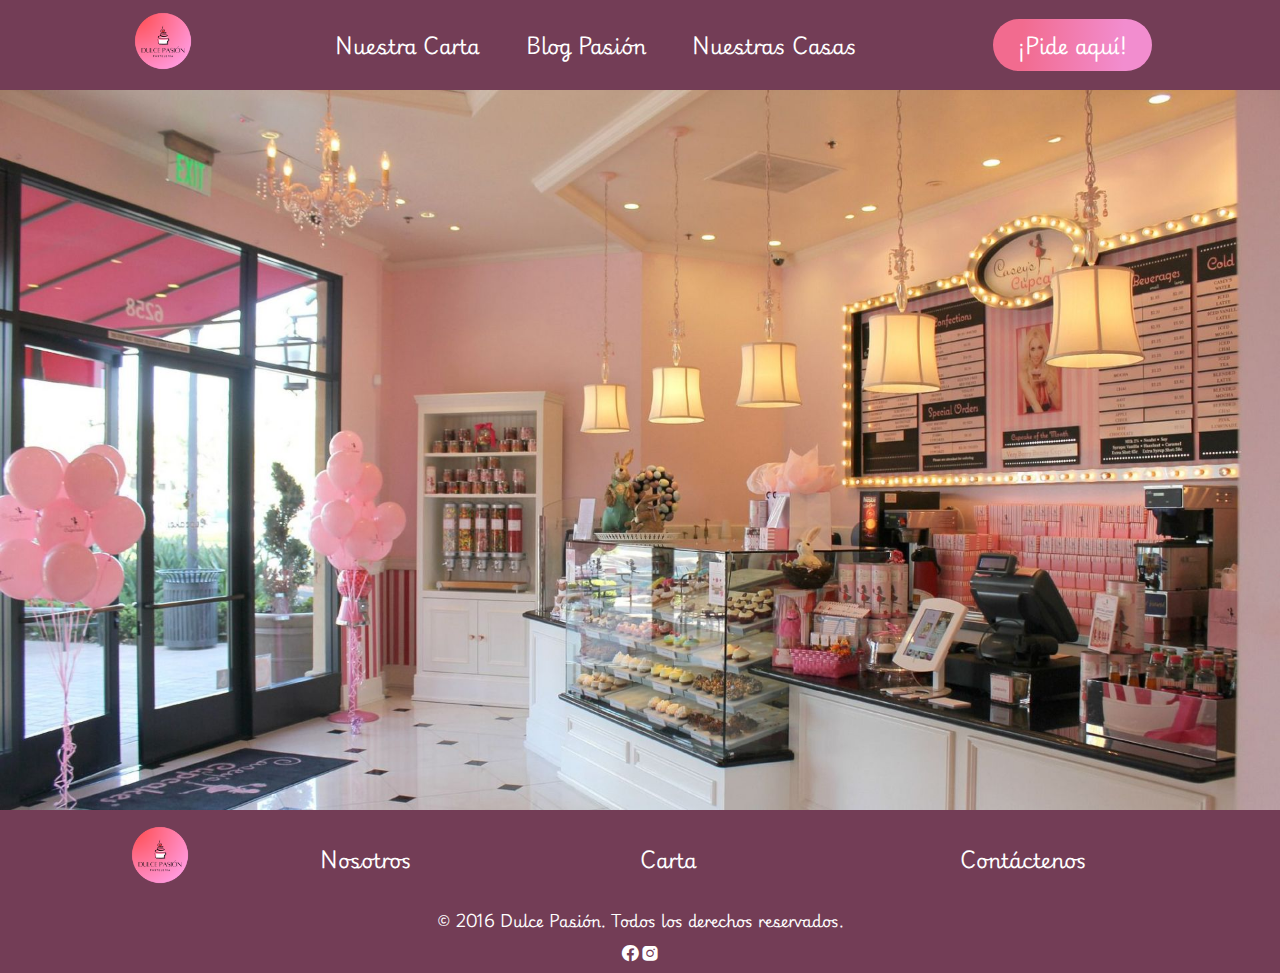
<file: index.html>
<!DOCTYPE html>
<html lang="es">
<head>
    <meta charset="UTF-8">
    <meta name="viewport" content="width=device-width, initial-scale=1">
    <title>Dulce Pasión</title>
    <link rel="stylesheet" href="CSS/styles.css">
    <link rel="icon" href="assets/favicon/favicon.ico" type="image/x-icon">
    <link rel="stylesheet" href="https://cdn.jsdelivr.net/npm/boxicons@latest/css/boxicons.min.css">
</head>
<body>
    <!--Navbar-->
    <header>
        <div class="logo">
            <a href="index.html">
                <img src="assets/logo.png" alt="logo"></img>
            </a>
        </div>
        <nav>
            <ul class="ul nav-links">
                <li><a href="pages/carta.html">Nuestra Carta</a></li>
                <li><a href="pages/blog.html">Blog Pasión</a></li>
                <li><a href="pages/casas.html">Nuestras Casas</a></li>
            </ul>
        </nav>
        <a href="#" class="btn" id="showForm"><button>¡Pide aquí!</button></a>
    </header>

    <!--Formulario-->
    
    <div id="myModal" class="modal">
        <div class="modal-content">
            <span class="close">&times;</span>
            <h2>Formulario de Pedido</h2>
            <form id="pedidoForm">
                <label for="nombre">Nombre</label>
                <input type="text" id="nombre" name="nombre" required>
                
                <label for="email">Email</label>
                <input type="email" id="email" name="email" required>

                <label for="pedido" class="pedido">Pedido</label>
                <textarea id="pedido" name="pedido" required></textarea>

                <label for="opciones">Elija una opción:</label>
                <select id="opciones" name="opciones">
                    <option value="recojo">Recojo en sede</option>
                    <option value="delivery">Delivery</option>
                </select>

                <div id="direccionSede" style="display: none;">
                    <label for="direccionEmpresa">Dirección de la empresa:</label>
                    <input type="text" id="direccionEmpresa" name="direccionEmpresa" readonly value="Av. José A. Larco 127, Miraflores">
                </div>
    
                <div id="direccionDelivery" style="display: none;">
                    <label for="direccionUsuario">Ingrese su dirección:</label>
                    <input type="text" id="direccionUsuario" name="direccionUsuario">
                </div>

                <label for="fecha" class="fecha">Fecha del Pedido</label>
                <input type="date" id="fecha" name="fecha" required>
                
                <button type="submit">Enviar Pedido</button>
            </form>
        </div>
    </div>


    <!--Carrousel-->
    <div class="carrousel">
        <div class="grande">
            <div class="img-container">
                <img class="img" src="assets/imagen1.jpg" alt="Imagen 1"></img>
            </div>
            <div class="img-container">
                <img class="img" src="assets/imagen2.jpg" alt="Imagen 2"></img>
            </div>
            <div class="img-container">
                <img class="img" src="assets/imagen3.jpg" alt="Imagen 3"></img>
            </div>
            <div class="img-container">
                <img class="img" src="assets/imagen4.jpg" alt="Imagen 4"></img>
            </div>
        </div>
    </div>

    <!--Footer-->
    <footer class="footer">
        <div class="grupo-1">
            <div class="box">
                <figure>
                    <a href="#">
                        <img src="assets/logo.png" alt="logo"></img>
                    </a>
                </figure>
            </div>
            <div class="box">
                <a href="pages/nosotros.html" class="">
                    <b>Nosotros</b>
                </a>
            </div>
            <div class="box">
                <a href="pages/carta.html">
                    <b>Carta</b>
                </a>
            </div>
            <div class="box">
                <a href="pages/contactenos.html">
                    <b>Contáctenos</b>
                </a>
            </div>
        </div>
        <div class="grupo-2">
            <small>
                © 2016 Dulce Pasión. Todos los derechos reservados.
            </small>
        </div>
        <div class="grupo-2">
            <i class='bx bxl-facebook-circle'></i>
            <i class='bx bxl-instagram-alt'></i>
        </div>
    </footer>

<script src="JS/script.js"></script>
</body>
</html>
</file>
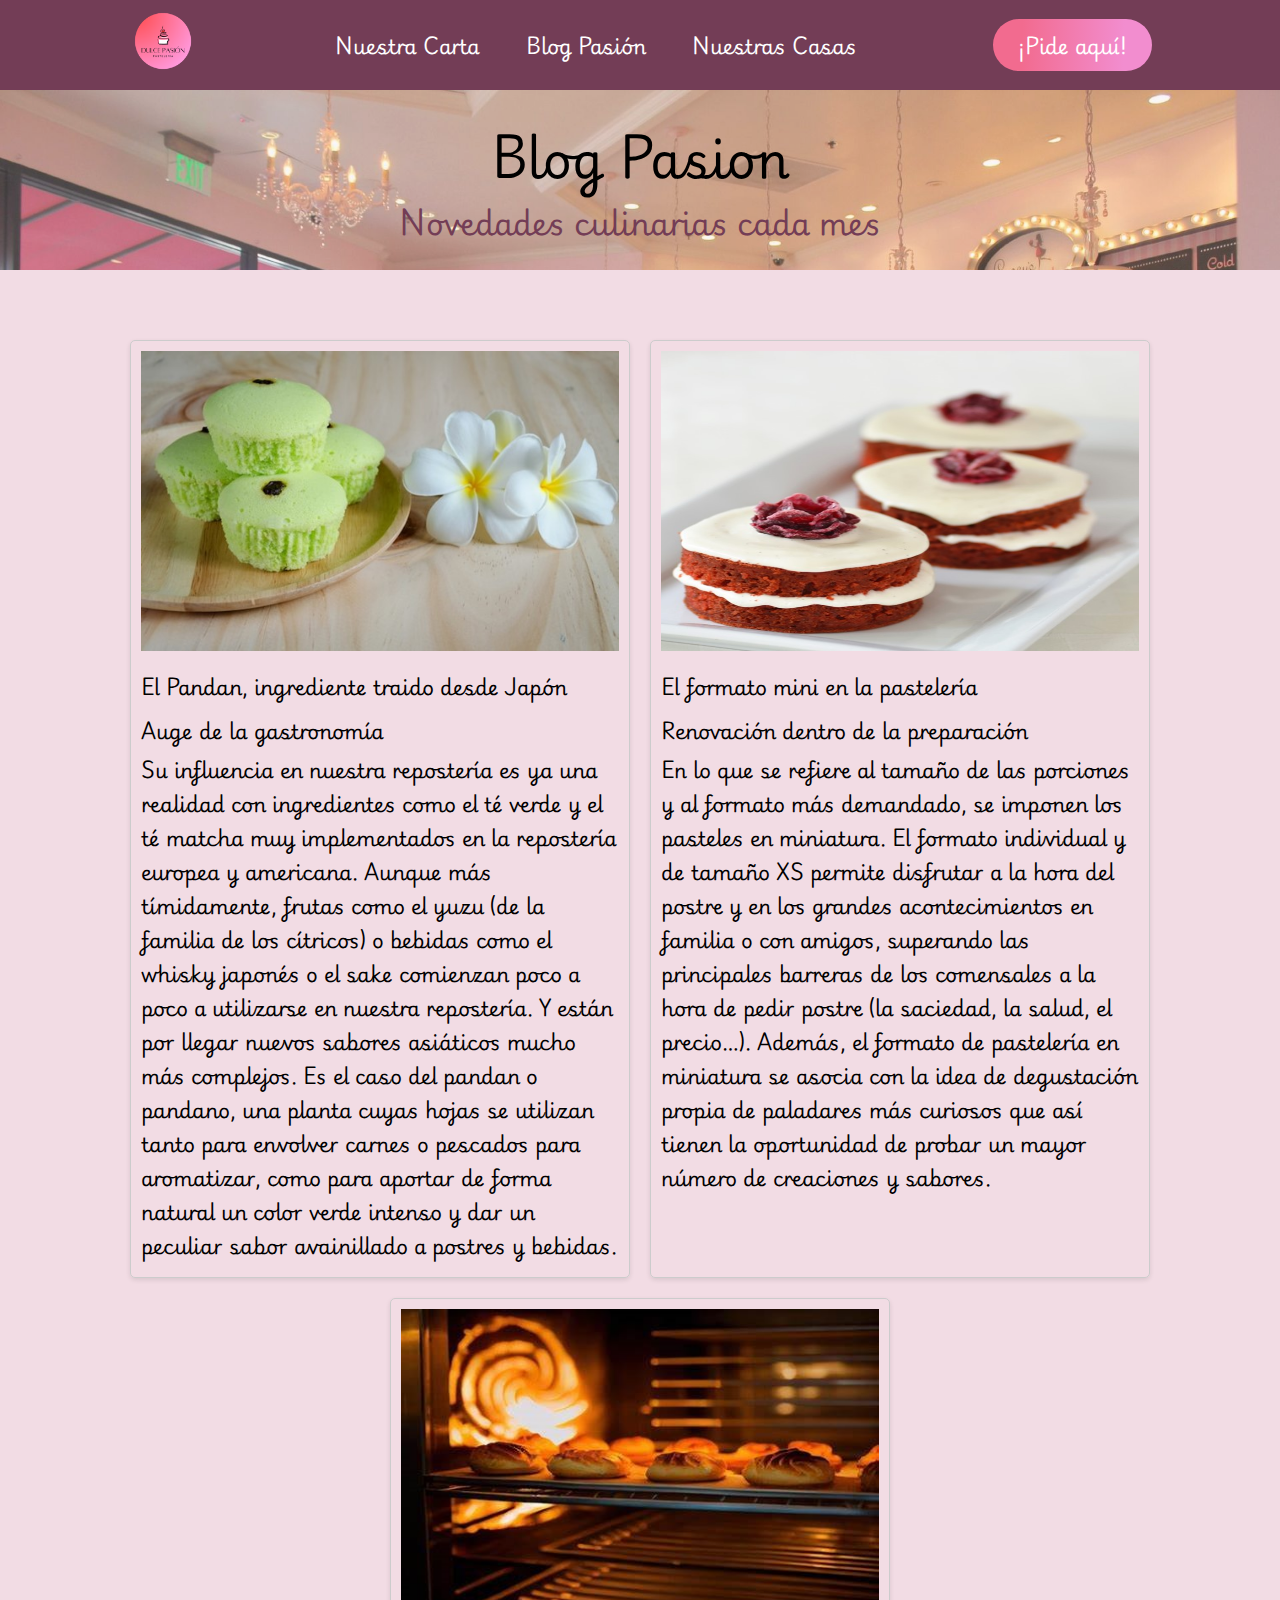
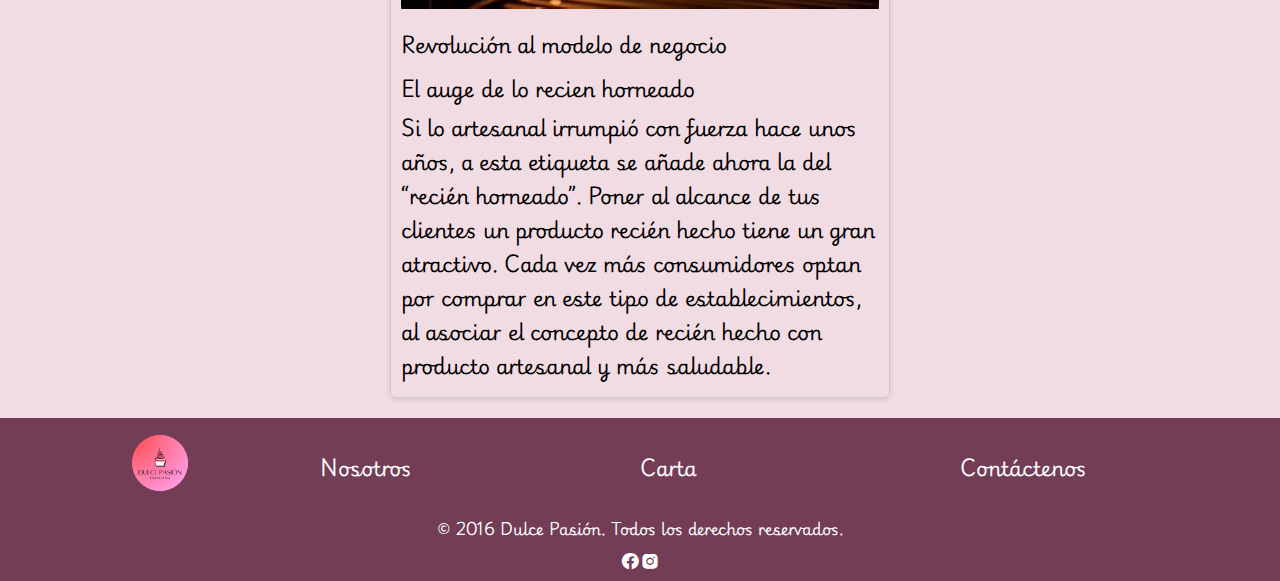
<file: pages/blog.html>
<!DOCTYPE html>
<html lang="es">
<head>
    <meta charset="UTF-8">
    <meta name="viewport" content="width=device-width, initial-scale=1">
    <title>Dulce Pasión</title>
    <link rel="stylesheet" href="../CSS/styleb.css">
    <link rel="icon" href="../assets/favicon/favicon.ico" type="image/x-icon">
    <link rel="stylesheet" href="https://cdn.jsdelivr.net/npm/boxicons@latest/css/boxicons.min.css">
</head>
<body>
    <!--Navbar-->
    <header>
        <div class="logo">
            <a href="../index.html">
                <img src="../assets/logo.png" alt="logo"></img>
            </a>
        </div>
        <nav>
            <ul class="ul nav-links">
                <li><a href="carta.html">Nuestra Carta</a></li>
                <li><a href="blog.html">Blog Pasión</a></li>
                <li><a href="casas.html">Nuestras Casas</a></li>
            </ul>
        </nav>
        <a href="#" class="btn" id="showForm"><button>¡Pide aquí!</button></a>
    </header>

    <!--Formulario-->
    
    <div id="myModal" class="modal">
        <div class="modal-content">
            <span class="close">&times;</span>
            <h2>Formulario de Pedido</h2>
            <form id="pedidoForm">
                <label for="nombre">Nombre</label>
                <input type="text" id="nombre" name="nombre" required>
                
                <label for="email">Email</label>
                <input type="email" id="email" name="email" required>

                <label for="pedido" class="pedido">Pedido</label>
                <textarea id="pedido" name="pedido" required></textarea>

                <label for="opciones">Elija una opción:</label>
                <select id="opciones" name="opciones">
                    <option value="recojo">Recojo en sede</option>
                    <option value="delivery">Delivery</option>
                </select>

                <div id="direccionSede" style="display: none;">
                    <label for="direccionEmpresa">Dirección de la empresa:</label>
                    <input type="text" id="direccionEmpresa" name="direccionEmpresa" readonly value="Av. José A. Larco 127, Miraflores">
                </div>
    
                <div id="direccionDelivery" style="display: none;">
                    <label for="direccionUsuario">Ingrese su dirección:</label>
                    <input type="text" id="direccionUsuario" name="direccionUsuario">
                </div>

                <label for="fecha" class="fecha">Fecha del Pedido</label>
                <input type="date" id="fecha" name="fecha" required>
                
                <button type="submit">Enviar Pedido</button>
            </form>
        </div>
    </div>

    <!--blog-->
    <div class="img-container">
        <div class="img">
            <img src="../assets/imagen1.jpg" alt="Casa 1" class="imagen-casa">
            <div class="texto-superpuesto">
                <h3 id="titulo">Blog Pasion</h3>
                <p>Novedades culinarias cada mes</p>
            </div>
        </div>
    </div>
    <section class="casas">
        <div class="casas-container">
            <div class="casa">
                <img src="../assets/pandan.jpg" alt="Casa 1">
                <h2>El Pandan, ingrediente traido desde Japón</h2>
                <h4>Auge de la gastronomía</h4>
                <p>Su influencia en nuestra repostería es ya una realidad con ingredientes como el té verde y el té matcha muy implementados en la repostería europea y americana. Aunque más tímidamente, frutas como el yuzu (de la familia de los cítricos) o bebidas como el whisky japonés o el sake comienzan poco a poco a utilizarse en nuestra repostería. Y están por llegar nuevos sabores asiáticos mucho más complejos. Es el caso del pandan o pandano, una planta cuyas hojas se utilizan tanto para envolver carnes o pescados para aromatizar, como para aportar de forma natural un color verde intenso y dar un peculiar sabor avainillado a postres y bebidas.
                </p>
            </div>

            <div class="casa">
                <img src="../assets/mini.jpg" alt="Casa 1">
                <h2>El formato mini en la pastelería</h2>
                <h4>Renovación dentro de la preparación</h4>
                <p>En lo que se refiere al tamaño de las porciones y al formato más demandado, se imponen los  pasteles en miniatura. El formato individual y de tamaño XS permite disfrutar a la hora del postre y en los grandes acontecimientos en familia o con amigos, superando las principales barreras de los comensales a la hora de pedir postre (la saciedad, la salud, el precio…). Además, el formato de pastelería en miniatura se asocia con la idea de degustación propia de paladares más curiosos que así tienen la oportunidad de probar un mayor número de creaciones y sabores.</p>
            </div>

            <div class="casa">
                <img src="../assets/horneado.jpg" alt="Casa 1">
                <h2>Revolución al modelo de negocio</h2>
                <h4>El auge de lo recien horneado</h4>
                <p>Si lo artesanal irrumpió con fuerza hace unos años, a esta etiqueta se añade ahora la del “recién horneado”. Poner al alcance de tus clientes un producto recién hecho tiene un gran atractivo. Cada vez más consumidores optan por comprar en este tipo de establecimientos, al asociar el concepto de recién hecho con producto artesanal y más saludable.</p>
            </div>
        </div>
    </section>


    <!--Footer-->
    <footer class="footer">
        <div class="grupo-1">
            <div class="box">
                <figure>
                    <a href="../index.html">
                        <img src="../assets/logo.png" alt="logo"></img>
                    </a>
                </figure>
            </div>
            <div class="box">
                <a href="nosotros.html" class="">
                    <b>Nosotros</b>
                </a>
            </div>
            <div class="box">
                <a href="carta.html">
                    <b>Carta</b>
                </a>
            </div>
            <div class="box">
                <a href="contactenos.html">
                    <b>Contáctenos</b>
                </a>
            </div>
        </div>
        <div class="grupo-2">
            <small>
                © 2016 Dulce Pasión. Todos los derechos reservados.
            </small>
        </div>
        <div class="grupo-2">
            <i class='bx bxl-facebook-circle'></i>
            <i class='bx bxl-instagram-alt'></i>
        </div>
    </footer>

<script src="../JS/scriptb.js"></script>
</body>
</html>
</file>
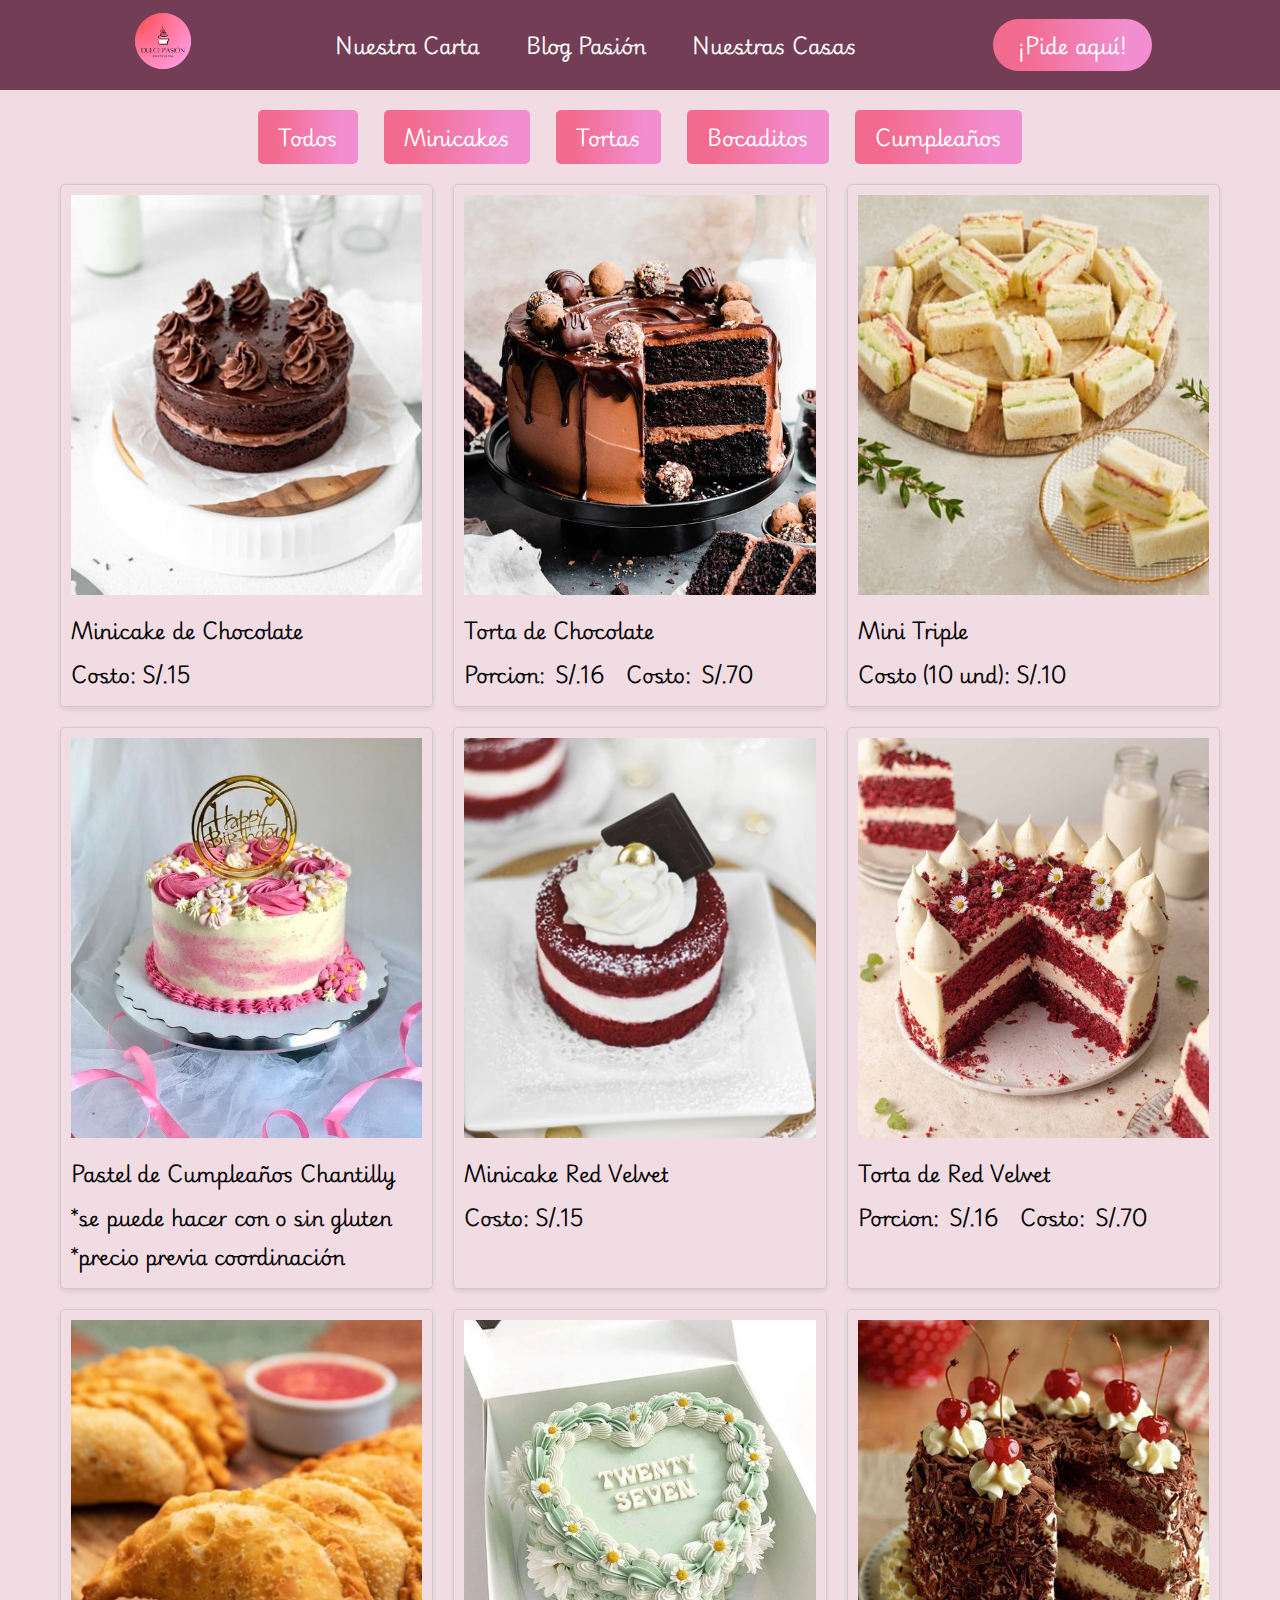
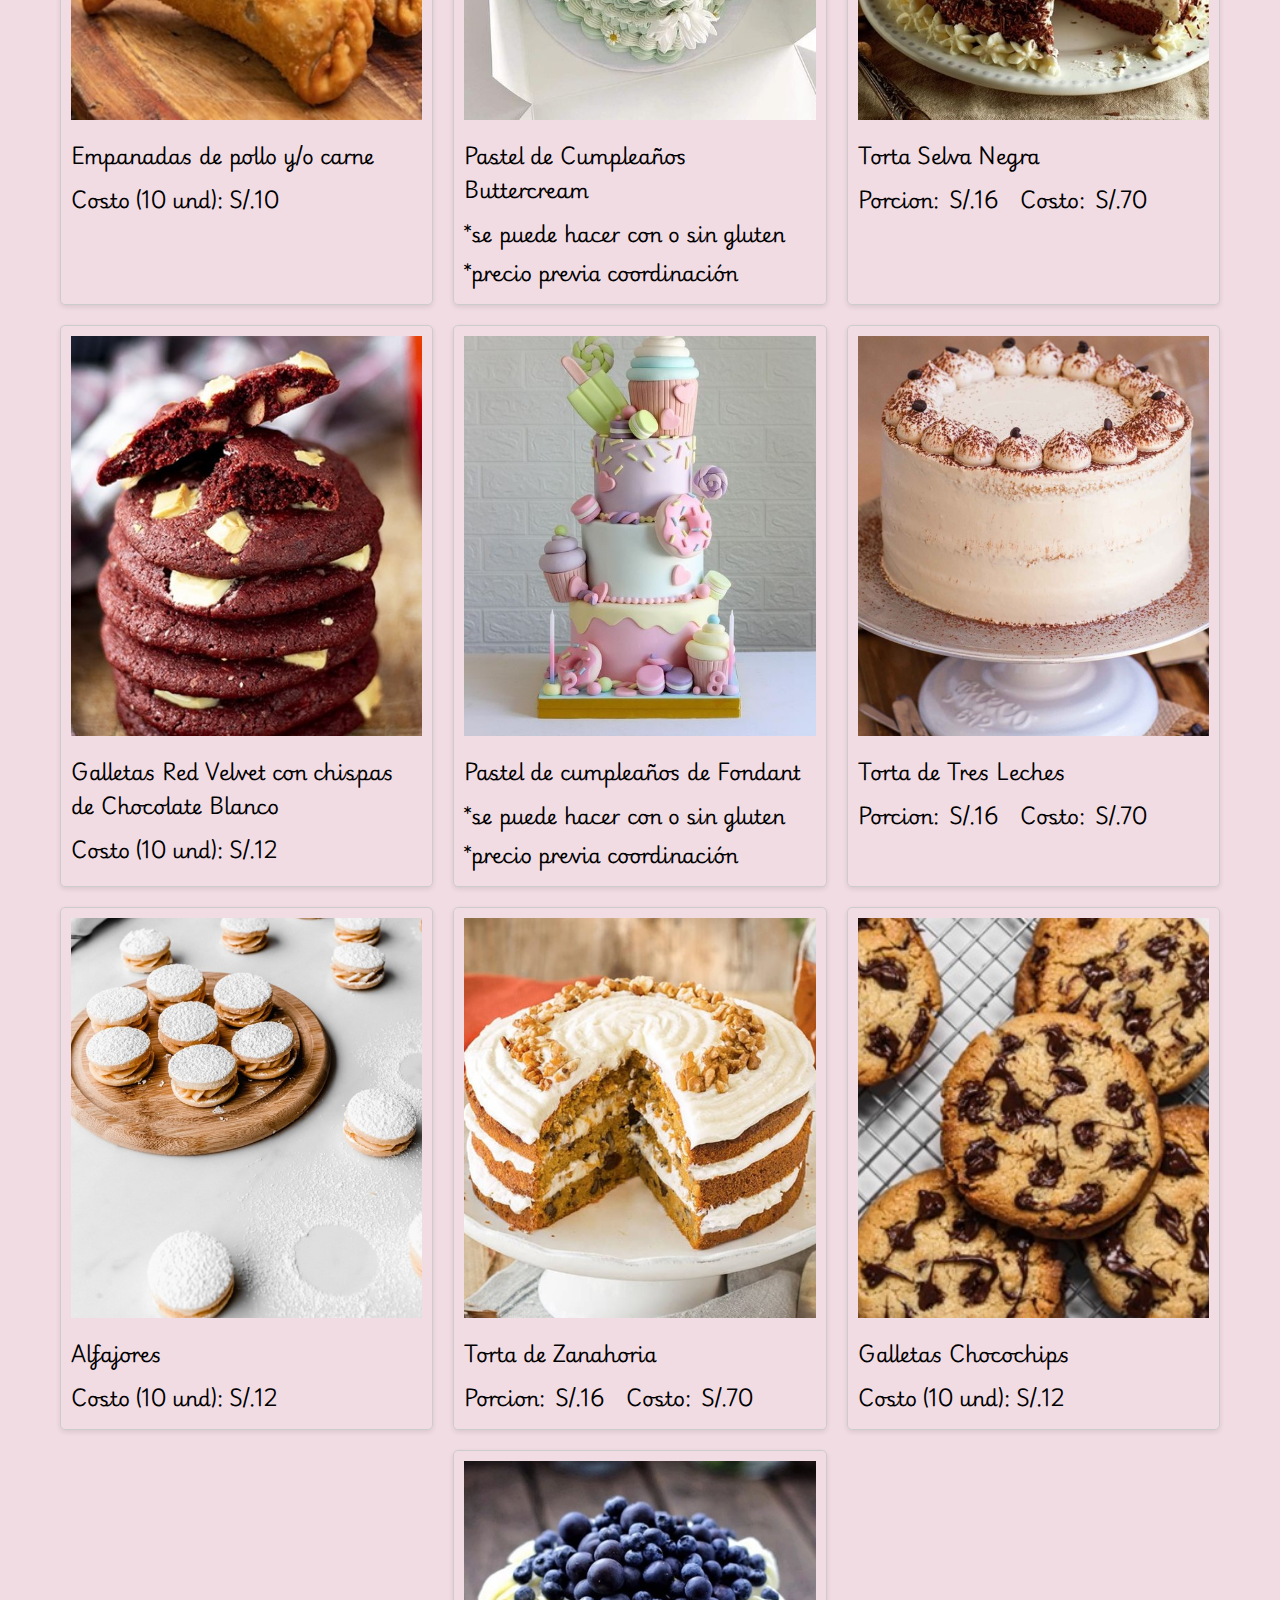
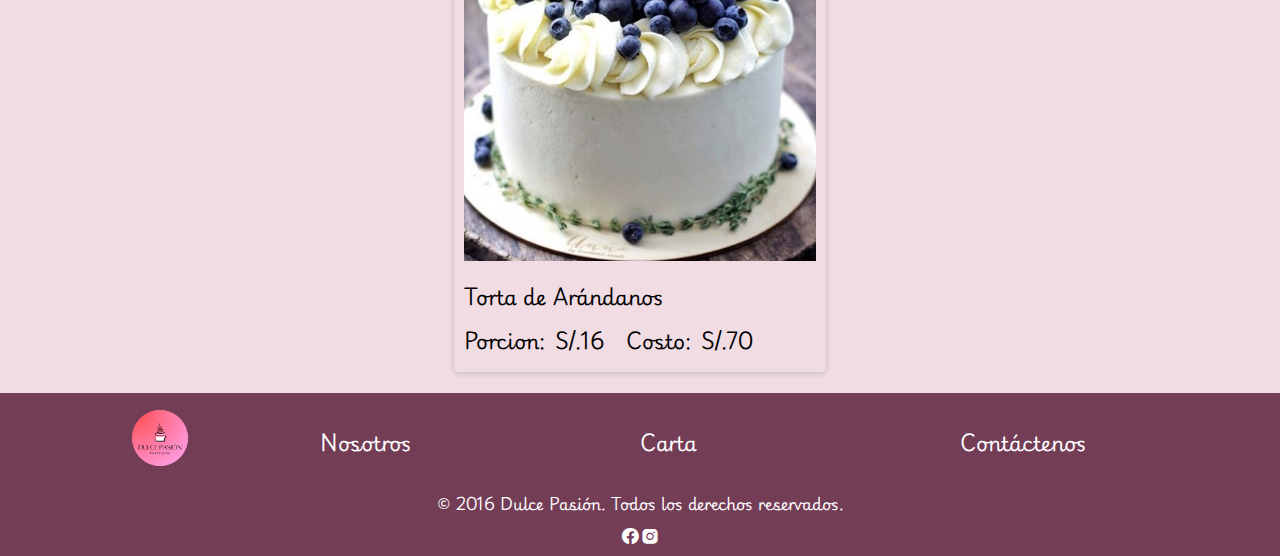
<file: pages/carta.html>
<!DOCTYPE html>
<html lang="es">
<head>
    <meta charset="UTF-8">
    <meta name="viewport" content="width=device-width, initial-scale=1">
    <title>Dulce Pasión</title>
    <link rel="stylesheet" href="../CSS/stylem.css">
    <link rel="icon" href="../assets/favicon/favicon.ico" type="image/x-icon">
    <link rel="stylesheet" href="https://cdn.jsdelivr.net/npm/boxicons@latest/css/boxicons.min.css">
</head>
<body>
    <!--Navbar-->
    <header>
        <div class="logo">
            <a href="../index.html">
                <img src="../assets/logo.png" alt="logo"></img>
            </a>
        </div>
        <nav>
            <ul class="ul nav-links">
                <li><a href="carta.html">Nuestra Carta</a></li>
                <li><a href="blog.html">Blog Pasión</a></li>
                <li><a href="casas.html">Nuestras Casas</a></li>
            </ul>
        </nav>
        <a href="#" class="btn" id="showForm"><button>¡Pide aquí!</button></a>
    </header>

    <!--Formulario-->
    
    <div id="myModal" class="modal">
        <div class="modal-content">
            <span class="close">&times;</span>
            <h2>Formulario de Pedido</h2>
            <form id="pedidoForm">
                <label for="nombre">Nombre</label>
                <input type="text" id="nombre" name="nombre" required>
                
                <label for="email">Email</label>
                <input type="email" id="email" name="email" required>

                <label for="pedido" class="pedido">Pedido</label>
                <textarea id="pedido" name="pedido" required></textarea>

                <label for="opciones">Elija una opción:</label>
                <select id="opciones" name="opciones">
                    <option value="recojo">Recojo en sede</option>
                    <option value="delivery">Delivery</option>
                </select>

                <div id="direccionSede" style="display: none;">
                    <label for="direccionEmpresa">Dirección de la empresa:</label>
                    <input type="text" id="direccionEmpresa" name="direccionEmpresa" readonly value="Av. José A. Larco 127, Miraflores">
                </div>
    
                <div id="direccionDelivery" style="display: none;">
                    <label for="direccionUsuario">Ingrese su dirección:</label>
                    <input type="text" id="direccionUsuario" name="direccionUsuario">
                </div>

                <label for="fecha" class="fecha">Fecha del Pedido</label>
                <input type="date" id="fecha" name="fecha" required>
                
                <button type="submit">Enviar Pedido</button>
            </form>
        </div>
    </div>

    <!--Carta-->
    <section class="carta">
        <div class="filtros">
            <button class="filter-btn" data-category="all">Todos</button>
            <button class="filter-btn" data-category="minicakes">Minicakes</button>
            <button class="filter-btn" data-category="tortas">Tortas</button>
            <button class="filter-btn" data-category="bocaditos">Bocaditos</button>
            <button class="filter-btn" data-category="cumpleaños">Cumpleaños</button>
        </div>

        <div class="cards-container">
            <div class="card minicakes">
                <img src="../assets/minicake1.jpg" alt="Minicake 1">
                <h2>Minicake de Chocolate</h2>
                <p><b>Costo:</b> S/.15</p>
            </div>
            <div class="card tortas">
                <img src="../assets/torta1.jpg" alt="Torta 1">
                <h2>Torta de Chocolate</h2>
                <p class="flex-container"><b>Porcion:</b> S/.16 &nbsp;<b>Costo:</b> S/.70</p>
            </div>
            <div class="card bocaditos">
                <img src="../assets/bocadito1.jpg" alt="Bocadito 1">
                <h2>Mini Triple</h2>
                <p><b>Costo (10 und):</b> S/.10</p>
            </div>
            <div class="card cumpleaños">
                <img src="../assets/cumpleanios1.jpg" alt="Cumpleaños 1">
                <h2>Pastel de Cumpleaños Chantilly</h2>
                <p>*se puede hacer con o sin gluten</p>
                <p>*precio previa coordinación</p>
            </div>
            <div class="card minicakes">
                <img src="../assets/minicake2.jpg" alt="Minicake 2">
                <h2>Minicake Red Velvet</h2>
                <p><b>Costo:</b> S/.15</p>
            </div>
            <div class="card tortas">
                <img src="../assets/torta2.jpg" alt="Torta 2">
                <h2>Torta de Red Velvet</h2>
                <p class="flex-container"><b>Porcion:</b> S/.16 &nbsp;<b>Costo:</b> S/.70</p>
            </div>
            <div class="card bocaditos">
                <img src="../assets/bocadito2.jpg" alt="Bocadito 2">
                <h2>Empanadas de pollo y/o carne</h2>
                <p><b>Costo (10 und):</b> S/.10</p>
            </div>
            <div class="card cumpleaños">
                <img src="../assets/cumpleanios2.jpg" alt="Cumpleaños 2">
                <h2>Pastel de Cumpleaños Buttercream</h2>
                <p>*se puede hacer con o sin gluten</p>
                <p>*precio previa coordinación</p>
            </div>
            <div class="card tortas">
                <img src="../assets/torta3.jpg" alt="Torta 3">
                <h2>Torta Selva Negra</h2>
                <p class="flex-container"><b>Porcion:</b> S/.16 &nbsp;<b>Costo:</b> S/.70</p>
            </div>
            <div class="card bocaditos">
                <img src="../assets/bocadito3.jpg" alt="Bocadito 3">
                <h2>Galletas Red Velvet con chispas de Chocolate Blanco</h2>
                <p><b>Costo (10 und):</b> S/.12</p>
            </div>
            <div class="card cumpleaños">
                <img src="../assets/cumpleanios3.jpg" alt="Cumpleaños 3">
                <h2>Pastel de cumpleaños de Fondant</h2>
                <p>*se puede hacer con o sin gluten</p>
                <p>*precio previa coordinación</p>
            </div>
            <div class="card tortas">
                <img src="../assets/torta4.jpg" alt="Torta 4">
                <h2>Torta de Tres Leches</h2>
                <p class="flex-container"><b>Porcion:</b> S/.16 &nbsp;<b>Costo:</b> S/.70</p>
            </div>
            <div class="card bocaditos">
                <img src="../assets/bocadito4.jpg" alt="Bocadito 4">
                <h2>Alfajores</h2>
                <p><b>Costo (10 und):</b> S/.12</p>
            </div>
            <div class="card tortas">
                <img src="../assets/torta5.jpg" alt="Torta 5">
                <h2>Torta de Zanahoria</h2>
                <p class="flex-container"><b>Porcion:</b> S/.16 &nbsp;<b>Costo:</b> S/.70</p>
            </div>
            <div class="card bocaditos">
                <img src="../assets/bocadito5.jpg" alt="Bocadito 5">
                <h2>Galletas Chocochips</h2>
                <p><b>Costo (10 und):</b> S/.12</p>
            </div>
            <div class="card tortas">
                <img src="../assets/torta6.jpg" alt="Torta 6">
                <h2>Torta de Arándanos</h2>
                <p class="flex-container"><b>Porcion:</b> S/.16 &nbsp;<b>Costo:</b> S/.70</p>
            </div>
        </div>
    </section>

    <!--Footer-->
    <footer class="footer">
        <div class="grupo-1">
            <div class="box">
                <figure>
                    <a href="../index.html">
                        <img src="../assets/logo.png" alt="logo"></img>
                    </a>
                </figure>
            </div>
            <div class="box">
                <a href="nosotros.html" class="">
                    <b>Nosotros</b>
                </a>
            </div>
            <div class="box">
                <a href="carta.html">
                    <b>Carta</b>
                </a>
            </div>
            <div class="box">
                <a href="contactenos.html">
                    <b>Contáctenos</b>
                </a>
            </div>
        </div>
        <div class="grupo-2">
            <small>
                © 2016 Dulce Pasión. Todos los derechos reservados.
            </small>
        </div>
        <div class="grupo-2">
            <i class='bx bxl-facebook-circle'></i>
            <i class='bx bxl-instagram-alt'></i>
        </div>
    </footer>

<script src="../JS/scriptm.js"></script>
</body>
</html>
</file>
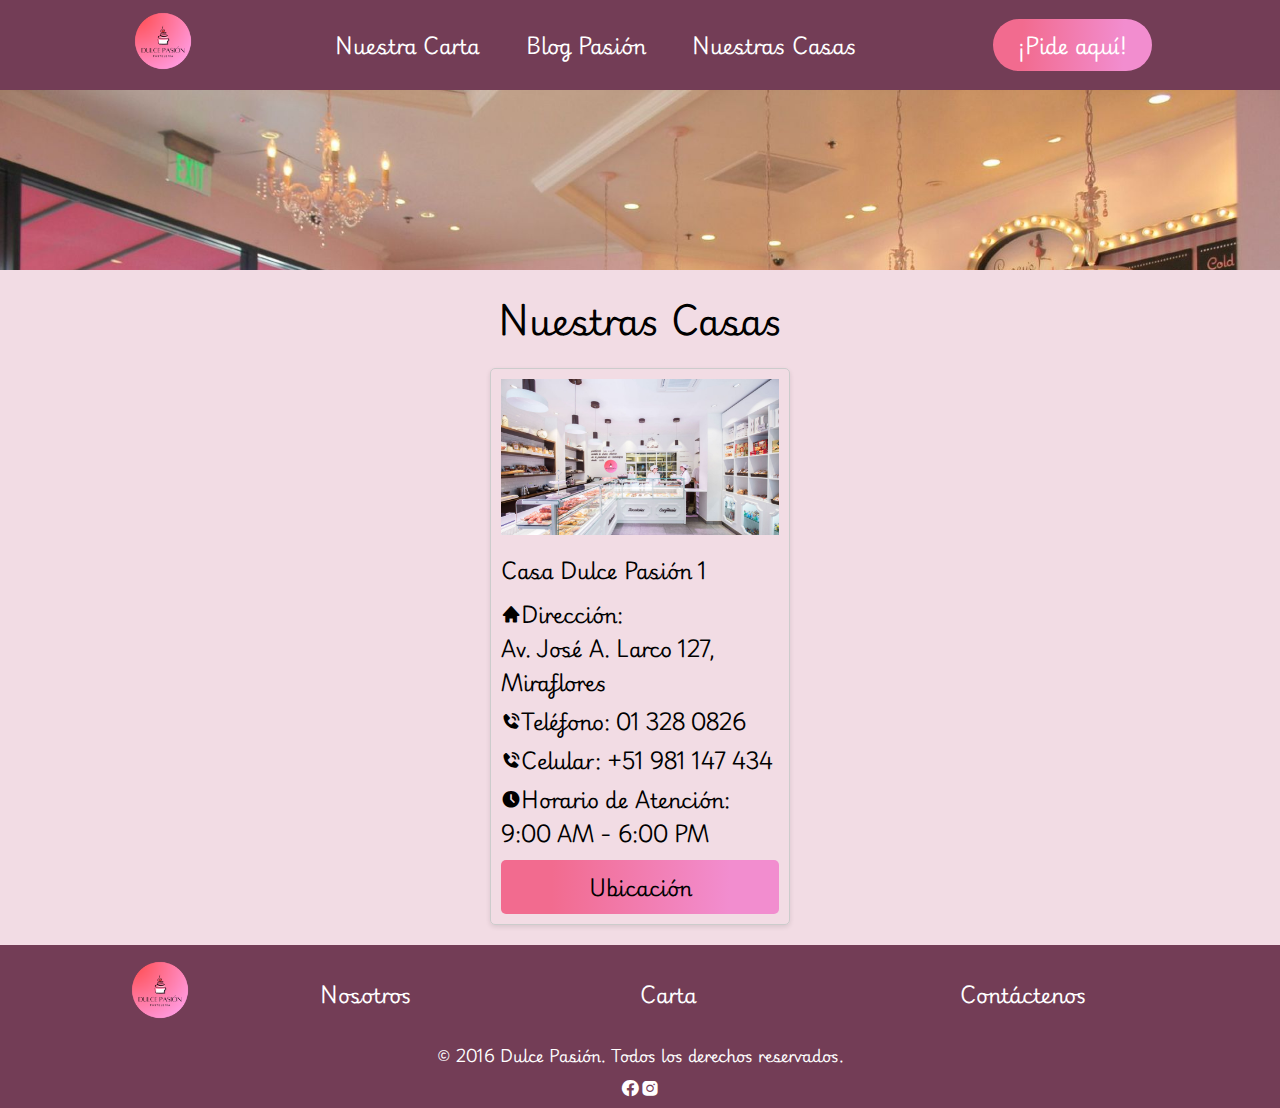
<file: pages/casas.html>
<!DOCTYPE html>
<html lang="es">
<head>
    <meta charset="UTF-8">
    <meta name="viewport" content="width=device-width, initial-scale=1">
    <title>Dulce Pasión</title>
    <link rel="stylesheet" href="../CSS/stylecs.css">
    <link rel="icon" href="../assets/favicon/favicon.ico" type="image/x-icon">
    <link rel="stylesheet" href="https://cdn.jsdelivr.net/npm/boxicons@latest/css/boxicons.min.css">
</head>
<body>
    <!--Navbar-->
    <header>
        <div class="logo">
            <a href="../index.html">
                <img src="../assets/logo.png" alt="logo"></img>
            </a>
        </div>
        <nav>
            <ul class="ul nav-links">
                <li><a href="carta.html">Nuestra Carta</a></li>
                <li><a href="blog.html">Blog Pasión</a></li>
                <li><a href="casas.html">Nuestras Casas</a></li>
            </ul>
        </nav>
        <a href="#" class="btn" id="showForm"><button>¡Pide aquí!</button></a>
    </header>

    <!--Formulario-->
    
    <div id="myModal" class="modal">
        <div class="modal-content">
            <span class="close">&times;</span>
            <h2>Formulario de Pedido</h2>
            <form id="pedidoForm">
                <label for="nombre">Nombre</label>
                <input type="text" id="nombre" name="nombre" required>
                
                <label for="email">Email</label>
                <input type="email" id="email" name="email" required>

                <label for="pedido" class="pedido">Pedido</label>
                <textarea id="pedido" name="pedido" required></textarea>

                <label for="opciones">Elija una opción:</label>
                <select id="opciones" name="opciones">
                    <option value="recojo">Recojo en sede</option>
                    <option value="delivery">Delivery</option>
                </select>

                <div id="direccionSede" style="display: none;">
                    <label for="direccionEmpresa">Dirección de la empresa:</label>
                    <input type="text" id="direccionEmpresa" name="direccionEmpresa" readonly value="Av. José A. Larco 127, Miraflores">
                </div>
    
                <div id="direccionDelivery" style="display: none;">
                    <label for="direccionUsuario">Ingrese su dirección:</label>
                    <input type="text" id="direccionUsuario" name="direccionUsuario">
                </div>

                <label for="fecha" class="fecha">Fecha del Pedido</label>
                <input type="date" id="fecha" name="fecha" required>
                
                <button type="submit">Enviar Pedido</button>
            </form>
        </div>
    </div>

    <!--Casas-->
    <div class="img">
        <img src="../assets/imagen1.jpg" alt="Casa 1" class="imagen-casa">
    </div>
    <section class="casas">
        <h1>Nuestras Casas</h1>
        <div class="casas-container">
            <div class="casa">
                <img src="../assets/imagen3.jpg" alt="Casa 1">
                <h2>Casa Dulce Pasión 1</h2>
                <p><i class='bx bxs-home' ></i>Dirección: </br>Av. José A. Larco 127, Miraflores</p>
                <p><i class='bx bxs-phone-call'></i>Teléfono: 01 328 0826</p>
                <p><i class='bx bxs-phone-call'></i>Celular: +51 981 147 434 </p>
                <p><i class='bx bxs-time-five' ></i>Horario de Atención: </br>9:00 AM - 6:00 PM</p>
                <a href="https://maps.app.goo.gl/yQkTpnY9woFqY6md8" target="_blank"><button>Ubicación</button></a>
            </div>
        </div>
    </section>


    <!--Footer-->
    <footer class="footer">
        <div class="grupo-1">
            <div class="box">
                <figure>
                    <a href="../index.html">
                        <img src="../assets/logo.png" alt="logo"></img>
                    </a>
                </figure>
            </div>
            <div class="box">
                <a href="nosotros.html" class="">
                    <b>Nosotros</b>
                </a>
            </div>
            <div class="box">
                <a href="carta.html">
                    <b>Carta</b>
                </a>
            </div>
            <div class="box">
                <a href="contactenos.html">
                    <b>Contáctenos</b>
                </a>
            </div>
        </div>
        <div class="grupo-2">
            <small>
                © 2016 Dulce Pasión. Todos los derechos reservados.
            </small>
        </div>
        <div class="grupo-2">
            <i class='bx bxl-facebook-circle'></i>
            <i class='bx bxl-instagram-alt'></i>
        </div>
    </footer>

<script src="../JS/scriptcs.js"></script>
</body>
</html>
</file>
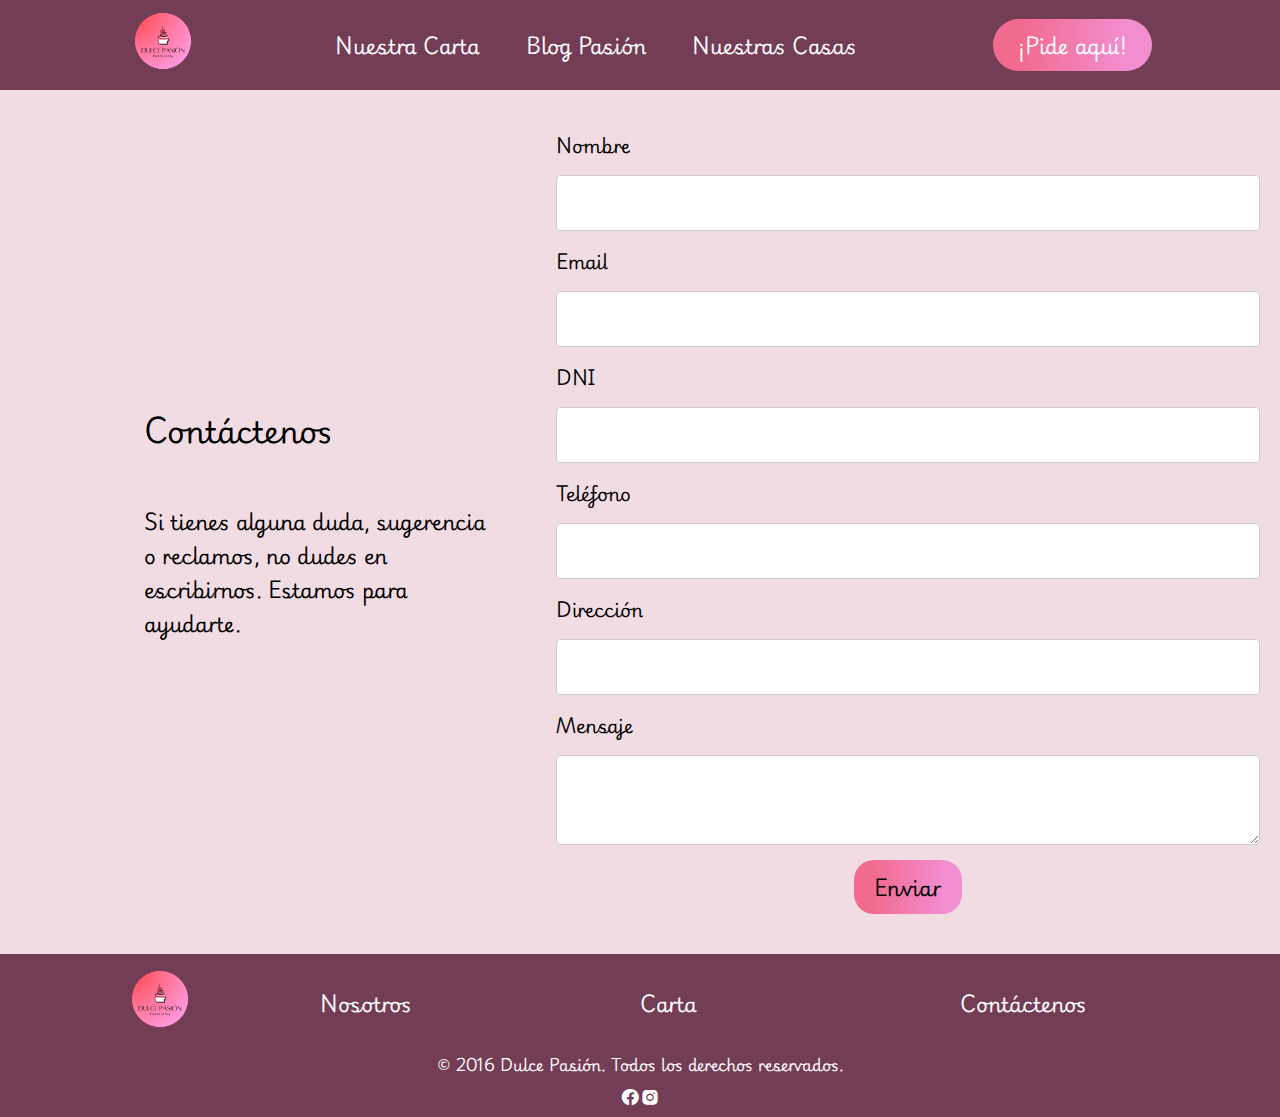
<file: pages/contactenos.html>
<!DOCTYPE html>
<html lang="es">
<head>
    <meta charset="UTF-8">
    <meta name="viewport" content="width=device-width, initial-scale=1">
    <title>Dulce Pasión</title>
    <link rel="stylesheet" href="../CSS/stylec.css">
    <link rel="icon" href="../assets/favicon/favicon.ico" type="image/x-icon">
    <link rel="stylesheet" href="https://cdn.jsdelivr.net/npm/boxicons@latest/css/boxicons.min.css">
</head>
<body>
    <!--Navbar-->
    <header>
        <div class="logo">
            <a href="../index.html">
                <img src="../assets/logo.png" alt="logo"></img>
            </a>
        </div>
        <nav>
            <ul class="ul nav-links">
                <li><a href="carta.html">Nuestra Carta</a></li>
                <li><a href="blog.html">Blog Pasión</a></li>
                <li><a href="casas.html">Nuestras Casas</a></li>
            </ul>
        </nav>
        <a href="#" class="btn" id="showForm"><button>¡Pide aquí!</button></a>
    </header>

    <!--Formulario-->
    
    <div id="myModal" class="modal">
        <div class="modal-content">
            <span class="close">&times;</span>
            <h2>Formulario de Pedido</h2>
            <form id="pedidoForm">
                <label for="nombre">Nombre</label>
                <input type="text" id="nombre" name="nombre" required>
                
                <label for="email">Email</label>
                <input type="email" id="email" name="email" required>

                <label for="pedido" class="pedido">Pedido</label>
                <textarea id="pedido" name="pedido" required></textarea>

                <label for="opciones">Elija una opción:</label>
                <select id="opciones" name="opciones">
                    <option value="recojo">Recojo en sede</option>
                    <option value="delivery">Delivery</option>
                </select>

                <div id="direccionSede" style="display: none;">
                    <label for="direccionEmpresa">Dirección de la empresa:</label>
                    <input type="text" id="direccionEmpresa" name="direccionEmpresa" readonly value="Av. José A. Larco 127, Miraflores">
                </div>
    
                <div id="direccionDelivery" style="display: none;">
                    <label for="direccionUsuario">Ingrese su dirección:</label>
                    <input type="text" id="direccionUsuario" name="direccionUsuario">
                </div>

                <label for="fecha" class="fecha">Fecha del Pedido</label>
                <input type="date" id="fecha" name="fecha" required>
                
                <button type="submit">Enviar Pedido</button>
            </form>
        </div>
    </div>

    <!--Contactenos-->
    <section class="contacto">
        <div class="contacto-left">
            <h2>Contáctenos</h2>
            <p>Si tienes alguna duda, sugerencia o reclamos, no dudes en escribirnos. Estamos para ayudarte.</p>
        </div>
        <div class="contacto-right">
            <form id="contactoForm">
                <label for="nombre">Nombre</label>
                <input type="text" id="nombre" name="nombre" required>
                
                <label for="email">Email</label>
                <input type="email" id="email" name="email" required>
    
                <label for="dni">DNI</label>
                <input type="text" id="dni" name="dni" required>
                
                <label for="telefono">Teléfono</label>
                <input type="text" id="telefono" name="telefono" required>
    
                <label for="direccion">Dirección</label>
                <input type="text" id="direccion" name="direccion" required>
                
                <label for="mensaje">Mensaje</label>
                <textarea id="mensaje" name="mensaje" required></textarea>
                
                <button type="submit">Enviar</button>
            </form>
        </div>
    </section>


    <!--Footer-->
    <footer class="footer">
        <div class="grupo-1">
            <div class="box">
                <figure>
                    <a href="../index.html">
                        <img src="../assets/logo.png" alt="logo"></img>
                    </a>
                </figure>
            </div>
            <div class="box">
                <a href="nosotros.html" class="">
                    <b>Nosotros</b>
                </a>
            </div>
            <div class="box">
                <a href="carta.html">
                    <b>Carta</b>
                </a>
            </div>
            <div class="box">
                <a href="contactenos.html">
                    <b>Contáctenos</b>
                </a>
            </div>
        </div>
        <div class="grupo-2">
            <small>
                © 2016 Dulce Pasión. Todos los derechos reservados.
            </small>
        </div>
        <div class="grupo-2">
            <i class='bx bxl-facebook-circle'></i>
            <i class='bx bxl-instagram-alt'></i>
        </div>
    </footer>

<script src="../JS/scriptc.js"></script>
</body>
</html>
</file>
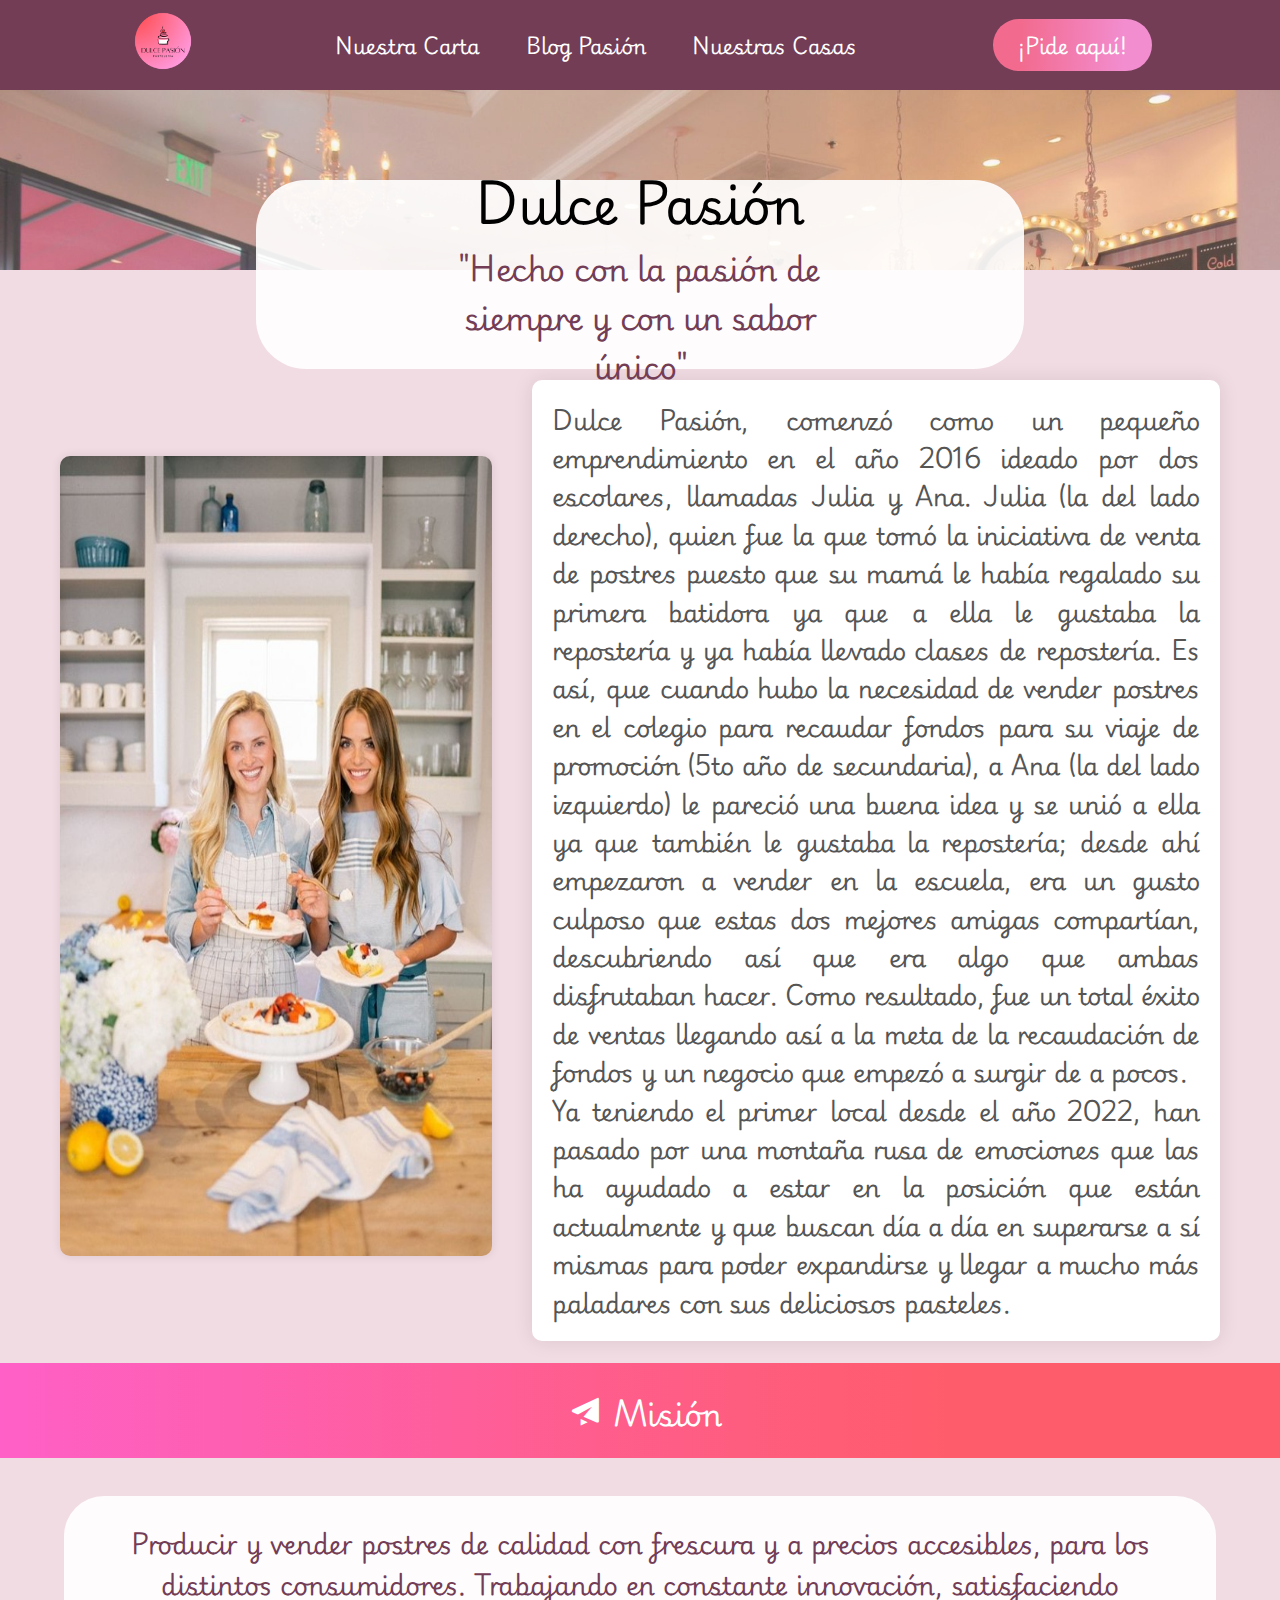
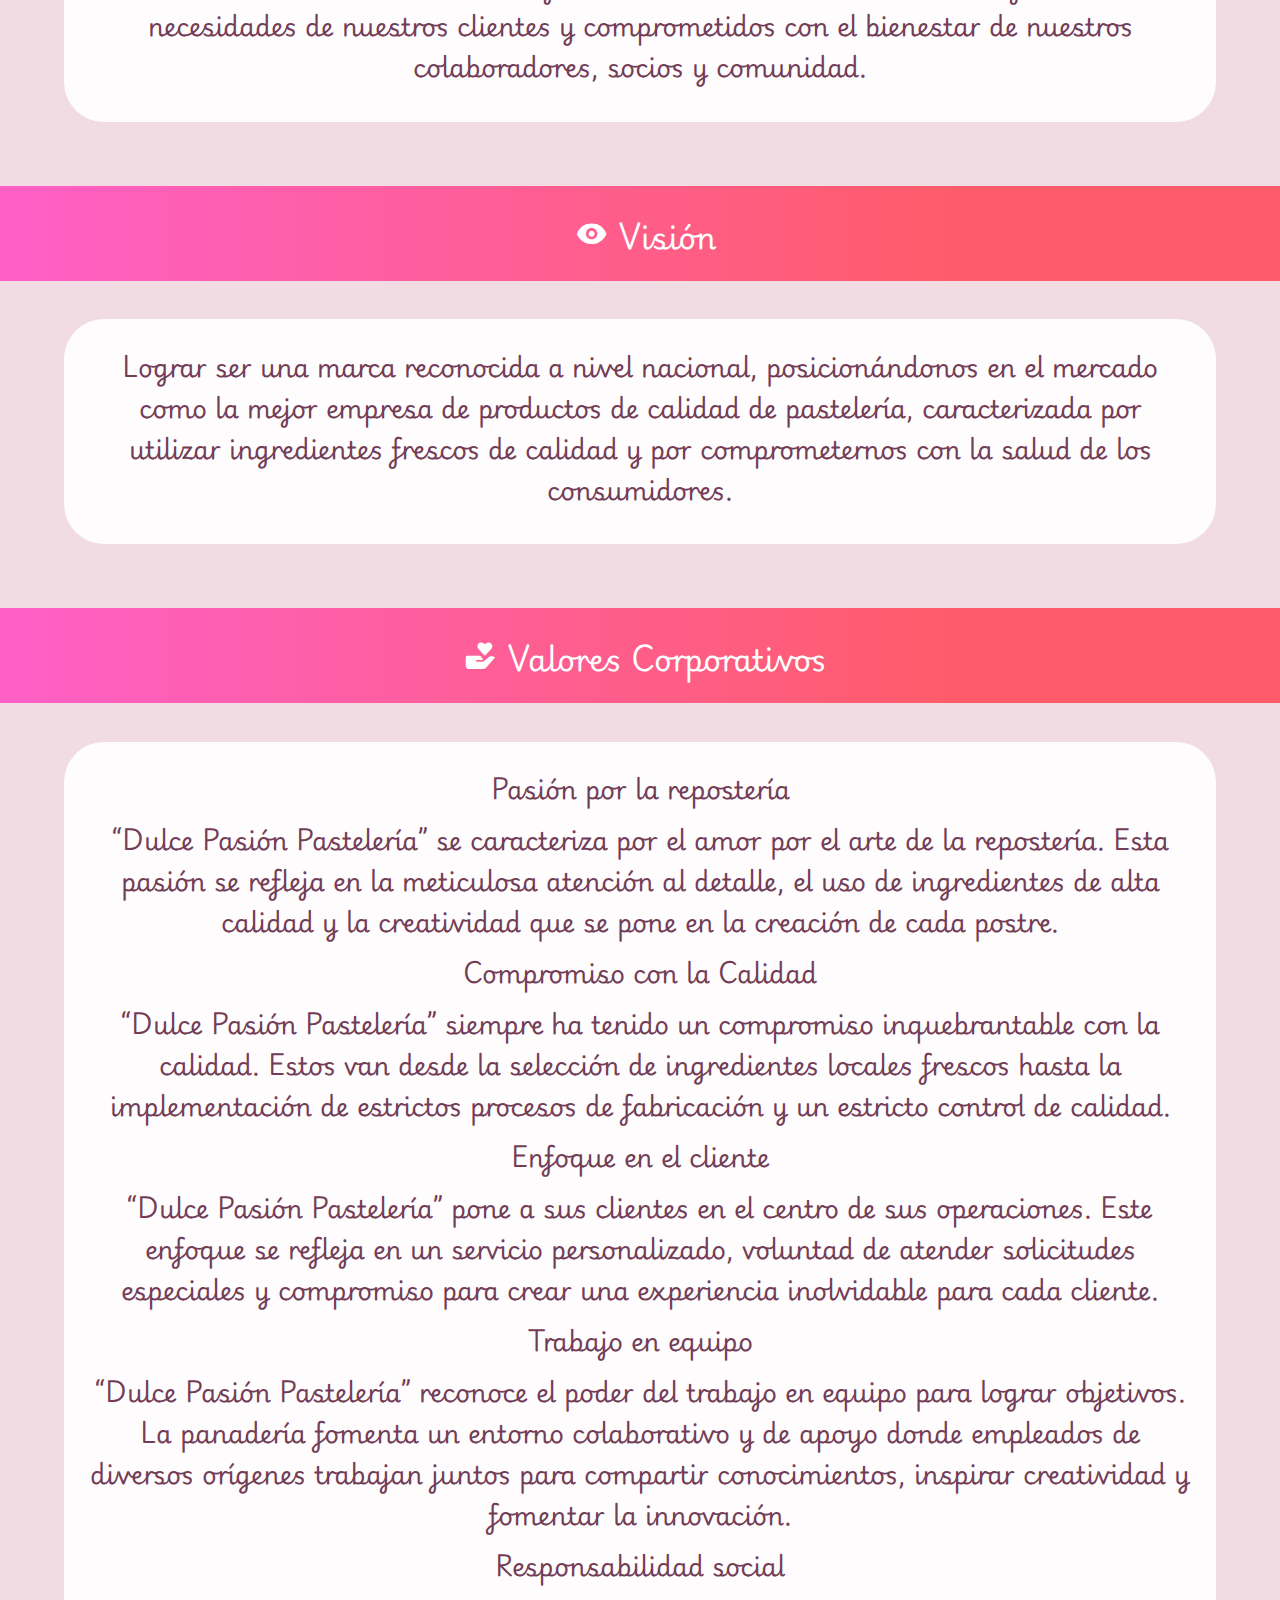
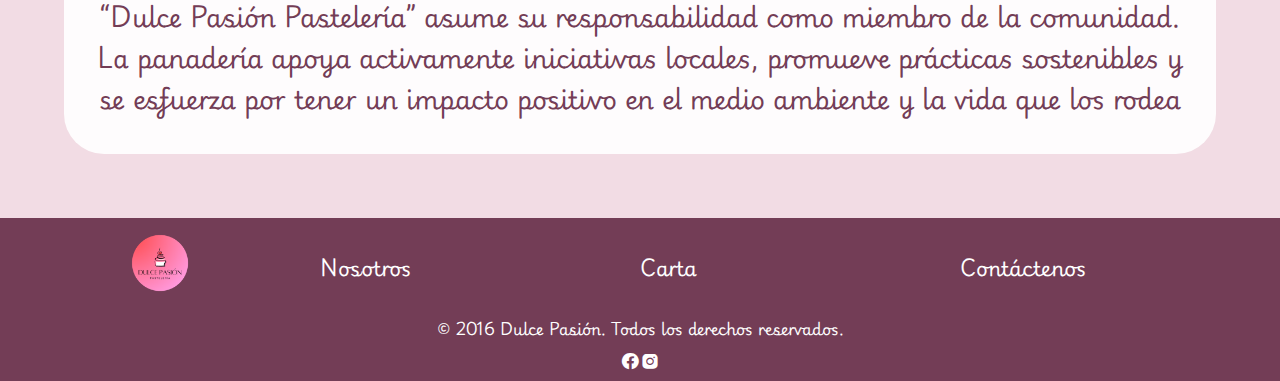
<file: pages/nosotros.html>
<!DOCTYPE html>
<html lang="es">
<head>
    <meta charset="UTF-8">
    <meta name="viewport" content="width=device-width, initial-scale=1">
    <title>Dulce Pasión</title>
    <link rel="stylesheet" href="../CSS/stylen.css">
    <link rel="icon" href="../assets/favicon/favicon.ico" type="image/x-icon">
    <link rel="stylesheet" href="https://cdn.jsdelivr.net/npm/boxicons@latest/css/boxicons.min.css">
</head>
<body>
    <!--Navbar-->
    <header>
        <div class="logo">
            <a href="../index.html">
                <img src="../assets/logo.png" alt="logo"></img>
            </a>
        </div>
        <nav>
            <ul class="ul nav-links">
                <li><a href="carta.html">Nuestra Carta</a></li>
                <li><a href="blog.html">Blog Pasión</a></li>
                <li><a href="casas.html">Nuestras Casas</a></li>
            </ul>
        </nav>
        <a href="#" class="btn" id="showForm"><button>¡Pide aquí!</button></a>
    </header>

    <!--Formulario-->
    
    <div id="myModal" class="modal">
        <div class="modal-content">
            <span class="close">&times;</span>
            <h2>Formulario de Pedido</h2>
            <form id="pedidoForm">
                <label for="nombre">Nombre</label>
                <input type="text" id="nombre" name="nombre" required>
                
                <label for="email">Email</label>
                <input type="email" id="email" name="email" required>

                <label for="pedido" class="pedido">Pedido</label>
                <textarea id="pedido" name="pedido" required></textarea>

                <label for="opciones">Elija una opción:</label>
                <select id="opciones" name="opciones">
                    <option value="recojo">Recojo en sede</option>
                    <option value="delivery">Delivery</option>
                </select>

                <div id="direccionSede" style="display: none;">
                    <label for="direccionEmpresa">Dirección de la empresa:</label>
                    <input type="text" id="direccionEmpresa" name="direccionEmpresa" readonly value="Av. José A. Larco 127, Miraflores">
                </div>
    
                <div id="direccionDelivery" style="display: none;">
                    <label for="direccionUsuario">Ingrese su dirección:</label>
                    <input type="text" id="direccionUsuario" name="direccionUsuario">
                </div>

                <label for="fecha" class="fecha">Fecha del Pedido</label>
                <input type="date" id="fecha" name="fecha" required>
                
                <button type="submit">Enviar Pedido</button>
            </form>
        </div>
    </div>

    <!--nosotros-->
    <div class="img-container">
        <div class="img">
            <img src="../assets/imagen1.jpg" alt="Casa 1" class="imagen-casa">
        </div>
        <div class="overlay">
            <div class="texto-superpuesto">
                <h3 id="titulo">Dulce Pasión</h3>
                <p>"Hecho con la pasión de siempre y con un sabor único"</p>
            </div>
        </div>
    </div>
    <div class="hcontainer">
        <div class="creadoras">
            <img src="../assets/dueñas.jpg" alt="dueñas" class="img-duenias">
        </div>
        <div class="historia">
            <h3>
                Dulce Pasión, comenzó como un pequeño emprendimiento en el año 2016 ideado por dos escolares, llamadas Julia y Ana. Julia (la del lado derecho), quien fue la que tomó la iniciativa de venta de postres puesto que su mamá le había regalado su primera batidora ya que a ella le gustaba la repostería y ya había llevado clases de repostería. Es así, que cuando hubo la necesidad de vender postres en el colegio para recaudar fondos para su viaje de promoción (5to año de secundaria), a Ana (la del lado izquierdo) le pareció una buena idea y se unió a ella ya que también le gustaba la repostería; desde ahí empezaron a vender en la escuela, era un gusto culposo que estas dos mejores amigas compartían, descubriendo así que era algo que ambas disfrutaban hacer. Como resultado, fue un total éxito de ventas llegando así a la meta de la recaudación de fondos y un negocio que empezó a surgir de a pocos.
            </h3>
            <h3>
                Ya teniendo el primer local desde el año 2022, han pasado por una montaña rusa de emociones que las ha ayudado a estar en la posición que están actualmente y que buscan día a día en superarse a sí mismas para poder expandirse y llegar a mucho más paladares con sus deliciosos pasteles.
            </h3>
        </div>
    </div>

    <div class="mision">
        <div class="mision-v">
            <h2><i class='bx bxs-paper-plane bx-flashing'></i>Misión</h2>
        </div>
        <div class="mision-texto">
            <p>Producir y vender postres de calidad con frescura y a precios accesibles, para los distintos consumidores. Trabajando en constante innovación, satisfaciendo necesidades de nuestros clientes y comprometidos con el bienestar de nuestros colaboradores, socios y comunidad.</p>
        </div>
    </div>

    <div class="mision">
        <div class="mision-v">
            <h2><i class='bx bxs-show bx-flashing' ></i>Visión</h2>
        </div>
        <div class="mision-texto">
            <p>Lograr ser una marca reconocida a nivel nacional, posicionándonos en el mercado como la mejor empresa de productos de calidad de pastelería, caracterizada por utilizar ingredientes frescos de calidad y  por comprometernos con la salud de los consumidores. </p>
        </div>
    </div>

    <div class="mision">
        <div class="mision-v">
            <h2><i class='bx bxs-donate-heart bx-flashing' ></i>Valores Corporativos</h2>
        </div>
        <div class="mision-texto">
            <p><b>Pasión por la repostería</b></p>
            <p>“Dulce Pasión Pastelería” se caracteriza por el amor por el arte de la repostería. Esta pasión se refleja en la meticulosa atención al detalle, el uso de ingredientes de alta calidad y la creatividad que se pone en la creación de cada postre.</p>
            
            <p><b>Compromiso con la Calidad</b></p>
            <p>“Dulce Pasión Pastelería” siempre ha tenido un compromiso inquebrantable con la calidad. Estos van desde la selección de ingredientes locales frescos hasta la implementación de estrictos procesos de fabricación y un estricto control de calidad.</p>
            
            <p><b>Enfoque en el cliente</b></p>
            <p>“Dulce Pasión Pastelería” pone a sus clientes en el centro de sus operaciones. Este enfoque se refleja en un servicio personalizado, voluntad de atender solicitudes especiales y compromiso para crear una experiencia inolvidable para cada cliente.</p>
            
            <p><b>Trabajo en equipo</b></p>
            <p> “Dulce Pasión Pastelería” reconoce el poder del trabajo en equipo para lograr objetivos. La panadería fomenta un entorno colaborativo y de apoyo donde empleados de diversos orígenes trabajan juntos para compartir conocimientos, inspirar creatividad y fomentar la innovación.</p>

            <p><b>Responsabilidad social</b></p>
            <p>“Dulce Pasión Pastelería” asume su responsabilidad como miembro de la comunidad. La panadería apoya activamente iniciativas locales, promueve prácticas sostenibles y se esfuerza por tener un impacto positivo en el medio ambiente y la vida que los rodea</p>
        </div>
    </div>


    <!--Footer-->
    <footer class="footer">
        <div class="grupo-1">
            <div class="box">
                <figure>
                    <a href="../index.html">
                        <img src="../assets/logo.png" alt="logo"></img>
                    </a>
                </figure>
            </div>
            <div class="box">
                <a href="nosotros.html" class="">
                    <b>Nosotros</b>
                </a>
            </div>
            <div class="box">
                <a href="carta.html">
                    <b>Carta</b>
                </a>
            </div>
            <div class="box">
                <a href="contactenos.html">
                    <b>Contáctenos</b>
                </a>
            </div>
        </div>
        <div class="grupo-2">
            <small>
                © 2016 Dulce Pasión. Todos los derechos reservados.
            </small>
        </div>
        <div class="grupo-2">
            <i class='bx bxl-facebook-circle'></i>
            <i class='bx bxl-instagram-alt'></i>
        </div>
    </footer>

<script src="../JS/scriptn.js"></script>
</body>
</html>
</file>
<file: CSS/styles.css>
@import url('https://fonts.googleapis.com/css2?family=Playwrite+IT+Moderna:wght@100..400&display=swap');

*{
    box-sizing: border-box;
    margin: 0;
    padding: 0;
    font-family: 'Playwrite IT Moderna', sans-serif;
    font-size: 20px;
}

img{
    width: 100%;
}

:root{
    --fondo: #F2DCE4;
    --navbar: #733D56;
    --nbtxt: #F294D9;
}

body{
    background-color: var(--fondo);
}

/*Header*/

header{
    background-color: var(--navbar);
    display: flex;
    justify-content: space-between;
    align-items: center;
    height: 90px;
    padding: 5px 10%;
}

header .logo{
    cursor: pointer;
}

header .logo img{
    width: 70px;
    height: auto;
    transition: all 0.3s;
}

header .logo img:hover{
    transform: scale(1.2);
}

header .nav-links{
    list-style: none;
}

header .nav-links li{
    display: inline-block;
    padding: 0 20px;
}

header .nav-links li:hover{
    transform: scale(1.1);
}

header .nav-links a{
    font-size: 700;
    color: white;
    text-decoration: none;
}

header .nav-links li a:hover{
    color: var(--nbtxt);
}

header .btn button{
    font-weight: 700;
    color: #fff;
    padding: 9px 25px;
    background: linear-gradient(92deg, #F26B8F 18.5%, #F28DCF 82%);
    border: none;
    border-radius: 50px;
    cursor: pointer;
    transition: all 0.3s ease 0s; 
}

header .btn button:hover{
    background: linear-gradient(92deg, #F28DCF 18.5%, #F26B8F 82%);
    color: #000;
    transform: scale(1.1);
}

/*Carrousel*/

.carrousel {
    width: 100%;
    height: 80vh; /* Ocupa el 50% de la altura de la pantalla */
    overflow: hidden;
    position: relative;
}

.carrousel .grande {
    display: flex;
    width: 400%; /* Ajuste dinámico para cubrir todas las imágenes */
    transition: transform 0.5s ease; /* Ajusta la transición */
    height: 100%;
}

.carrousel .img-container {
    width: 100%;
    height: 100%; /* Asegura que ocupe toda la altura del contenedor */
}

.carrousel .img {
    width: 100%;
    height: 100%;
    object-fit:fill; /* Ajusta la imagen para que se ajuste dentro del contenedor */
}

/*Footer*/

.footer {
    background-color: var(--navbar);
    padding: 10px 0;
    width: 100%;
}

.footer .grupo-1 {
    width: 100%;
    display: flex;
    align-items: center;
    flex-wrap: wrap;
}

.footer .grupo-1 .box {
    flex: 1;
    min-width: 150px;
    padding: 0;
}

.footer .grupo-1 figure {
    display: flex;
    justify-content: center;
    align-items: center;
}

.footer .grupo-1 figure img {
    width: 70px;
    height: auto;
}

.footer .grupo-1 .box h2 {
    color: white;
    font-size: 20px;
}

.footer .grupo-1 .box p {
    color: var(--nbtxt);
    margin-bottom: 10px;
}

.footer .grupo-1 .box a{
    font-size: 700;
    color: white;
    text-decoration: none;
}

.footer .grupo-1 .box a:hover{
    color: var(--nbtxt);
}

.footer .grupo-2 {
    background-color: var(--navbar);
    text-align: center;
    color: white;
    display: flex;
    justify-content: center;
    align-items: center;
    width: 100%;
    margin-top: 10px;
}

.footer .grupo-2 small {
    font-size: 15px;
    text-align: center;
}

@media screen and (max-width: 876px) {
    .footer .grupo-1 {
        flex-direction: row;
        align-items: center;
    }

    .footer .grupo-2 {
        justify-content: center;
        padding: 5px 10px;
        margin-top: 5px;
    }

    .footer .box {
        margin: 5px 0;
    }
}

/*Modal*/
/* Estilos para el modal */
/* Estilo para el modal */
.modal {
    display: none; /* Ocultar el modal por defecto */
    position: fixed;
    z-index: 1;
    left: 0;
    top: 0;
    width: 100%;
    height: 100%;
    overflow: auto; /* Habilitar el scroll dentro del modal */
    background-color: rgba(0, 0, 0, 0.5); /* Fondo semitransparente */
}

.modal-content {
    background-color: var(--fondo);
    margin: 2% auto; /* Centrar verticalmente el modal */
    padding: 20px;
    border: 1px solid #888;
    width: 80%; /* Ancho del modal */
    max-width: 600px; /* Máximo ancho del modal */
    border-radius: 8px;
    box-shadow: 0 4px 8px rgba(0, 0, 0, 0.2);
}


/* Estilo para el botón de cierre */
.close {
    color: #aaa;
    float: right;
    font-size: 28px;
    font-weight: bold;
}

.close:hover,
.close:focus {
    color: black;
    text-decoration: none;
    cursor: pointer;
}

#pedidoForm {
    display: flex;
    flex-direction: column; /* Alinear los elementos uno debajo del otro */
}

/* Estilos para los campos de entrada */
#pedidoForm label {
    margin-bottom: 10px; /* Espacio entre etiquetas y campos de entrada */
}

#pedidoForm input,
#pedidoForm textarea,
#pedidoForm select,
#pedidoForm button{
    width: 100%; /* Ancho completo del campo de entrada */
    padding: 8px; /* Espaciado interno */
    margin-bottom: 15px; /* Espacio entre campos */
    border: 1px solid #ccc; /* Borde del campo */
    border-radius: 4px; /* Borde redondeado */
}

#pedidoForm button[type="submit"] {
    background-color: var(--navbar); /* Color de fondo del botón */
    color: white; /* Color del texto del botón */
    border: none; /* Sin borde */
    padding: 10px 20px; /* Espaciado interno */
    cursor: pointer; /* Cambiar cursor al pasar sobre el botón */
    border-radius: 4px; /* Borde redondeado */
}

#pedidoForm button[type="submit"]:hover {
    background-color: #333; /* Cambiar color de fondo al pasar sobre el botón */
}
</file>
<file: CSS/styleb.css>
@import url('https://fonts.googleapis.com/css2?family=Playwrite+IT+Moderna:wght@100..400&display=swap');

*{
    box-sizing: border-box;
    margin: 0;
    padding: 0;
    font-family: 'Playwrite IT Moderna', sans-serif;
    font-size: 20px;
}

img{
    width: 100%;
}

:root{
    --fondo: #F2DCE4;
    --navbar: #733D56;
    --nbtxt: #F294D9;
    --gradiente:  linear-gradient(92deg, #F26B8F 18.5%, #F28DCF 82%)
}

body{
    background-color: var(--fondo);
}

/*Header*/

header{
    background-color: var(--navbar);
    display: flex;
    justify-content: space-between;
    align-items: center;
    height: 90px;
    padding: 5px 10%;
}

header .logo{
    cursor: pointer;
}

header .logo img{
    width: 70px;
    height: auto;
    transition: all 0.3s;
}

header .logo img:hover{
    transform: scale(1.2);
}

header .nav-links{
    list-style: none;
}

header .nav-links li{
    display: inline-block;
    padding: 0 20px;
}

header .nav-links li:hover{
    transform: scale(1.1);
}

header .nav-links a{
    font-size: 700;
    color: white;
    text-decoration: none;
}

header .nav-links li a:hover{
    color: var(--nbtxt);
}

header .btn button{
    font-weight: 700;
    color: #fff;
    padding: 9px 25px;
    background: linear-gradient(92deg, #F26B8F 18.5%, #F28DCF 82%);
    border: none;
    border-radius: 50px;
    cursor: pointer;
    transition: all 0.3s ease 0s; 
}

header .btn button:hover{
    background: linear-gradient(92deg, #F28DCF 18.5%, #F26B8F 82%);
    color: #000;
    transform: scale(1.1);
}

/*Footer*/

.footer {
    background-color: var(--navbar);
    padding: 10px 0;
    width: 100%;
}

.footer .grupo-1 {
    width: 100%;
    display: flex;
    align-items: center;
    flex-wrap: wrap;
}

.footer .grupo-1 .box {
    flex: 1;
    min-width: 150px;
    padding: 0;
}

.footer .grupo-1 figure {
    display: flex;
    justify-content: center;
    align-items: center;
}

.footer .grupo-1 figure img {
    width: 70px;
    height: auto;
}

.footer .grupo-1 .box h2 {
    color: white;
    font-size: 20px;
}

.footer .grupo-1 .box p {
    color: var(--nbtxt);
    margin-bottom: 10px;
}

.footer .grupo-1 .box a{
    font-size: 700;
    color: white;
    text-decoration: none;
}

.footer .grupo-1 .box a:hover{
    color: var(--nbtxt);
}

.footer .grupo-2 {
    background-color: var(--navbar);
    text-align: center;
    color: white;
    display: flex;
    justify-content: center;
    align-items: center;
    width: 100%;
    margin-top: 10px;
}

.footer .grupo-2 small {
    font-size: 15px;
    text-align: center;
}

/*Modal*/
/* Estilos para el modal */
/* Estilo para el modal */
.modal {
    display: none; /* Ocultar el modal por defecto */
    position: fixed;
    z-index: 1000;
    left: 0;
    top: 0;
    width: 100%;
    height: 100%;
    overflow: auto; /* Habilitar el scroll dentro del modal */
    background-color: rgba(0, 0, 0, 0.5); /* Fondo semitransparente */
}

.modal-content {
    background-color: var(--fondo);
    margin: 2% auto; /* Centrar verticalmente el modal */
    padding: 20px;
    border: 1px solid #888;
    width: 80%; /* Ancho del modal */
    max-width: 600px; /* Máximo ancho del modal */
    border-radius: 8px;
    box-shadow: 0 4px 8px rgba(0, 0, 0, 0.2);
}


/* Estilo para el botón de cierre */
.close {
    color: #aaa;
    float: right;
    font-size: 28px;
    font-weight: bold;
}

.close:hover,
.close:focus {
    color: black;
    text-decoration: none;
    cursor: pointer;
}

#pedidoForm {
    display: flex;
    flex-direction: column; /* Alinear los elementos uno debajo del otro */
}

/* Estilos para los campos de entrada */
#pedidoForm label {
    margin-bottom: 10px; /* Espacio entre etiquetas y campos de entrada */
}

#pedidoForm input,
#pedidoForm textarea,
#pedidoForm select,
#pedidoForm button{
    width: 100%; /* Ancho completo del campo de entrada */
    padding: 8px; /* Espaciado interno */
    margin-bottom: 15px; /* Espacio entre campos */
    border: 1px solid #ccc; /* Borde del campo */
    border-radius: 4px; /* Borde redondeado */
}

#pedidoForm button[type="submit"] {
    background-color: var(--navbar); /* Color de fondo del botón */
    color: white; /* Color del texto del botón */
    border: none; /* Sin borde */
    padding: 10px 20px; /* Espaciado interno */
    cursor: pointer; /* Cambiar cursor al pasar sobre el botón */
    border-radius: 4px; /* Borde redondeado */
}

#pedidoForm button[type="submit"]:hover {
    background-color: #333; /* Cambiar color de fondo al pasar sobre el botón */
}

@media screen and (max-width: 876px) {
    .footer .grupo-1 {
        flex-direction: row;
        align-items: center;
    }

    .footer .grupo-2 {
        justify-content: center;
        padding: 5px 10px;
        margin-top: 5px;
    }

    .footer .box {
        margin: 5px 0;
    }
}

/*Nosotros*/
.img-container{
    position: relative;
    text-align: center;
    color: white;
    margin-bottom: 50px;
}

.img {
    height: 20vh;
    overflow: hidden;
    position: relative;
    text-align: center;
    color: white;
}

.imagen-casa {
    width: 100%;
    height: auto;
    opacity: 0.8;
    object-fit: cover;
    object-position: top;
}

.texto-superpuesto {
    position: absolute;
    top: 50%;
    left: 50%;
    transform: translate(-50%, -50%);
    text-align: center;
    z-index: 1;
    color: #000;
}

.texto-superpuesto h3{
    padding-top: 20px;
    margin-top: 40px;
    font-size: 50px;
    transition: color 1s ease;
}

.texto-superpuesto p{
    font-size: 30px;
    color: var(--navbar);
    padding-bottom: 20px;
    margin-bottom: 40px;
}

/*Blog*/
.img{
    height: 20vh;
    overflow: hidden;
}

.imagen-casa{
    width: 100%;
    height: auto;
    object-fit: cover;
    object-position: top;
}

.casas {
    padding: 20px;
    text-align: center;
}

.casas h1 {
    margin-bottom: 20px;
    font-size: 35px;
}

.casas-container {
    width: 100;
    display: flex;
    flex-wrap: wrap;
    justify-content: center;
    gap: 20px;
}

.casa {
    width: 100%;
    max-width: 500px;
    border: 1px solid #ccc;
    border-radius: 5px;
    overflow: hidden;
    box-shadow: 0 2px 5px rgba(0, 0, 0, 0.1);
    text-align: left;
    padding: 10px;
}

.casa img {
    width: 100%;
    height: auto;
    max-height: 300px;
}

.casa h2 {
    font-size: 20px;
    margin: 10px 0;
}

.casa p {
    margin: 5px 0;
}

.casa a{
    text-decoration: none;
    color: inherit;
}

.casa button {
    display: block;
    width: 100%;
    padding: 10px;
    background:linear-gradient(92deg, #F26B8F 18.5%, #F28DCF 82%) ;
    border: none;
    cursor: pointer;
    color: black;
    border-radius: 5px;
    text-align: center;
    margin-top: 10px;
}

.casa button:hover {
    background: linear-gradient(92deg, #F28DCF 18.5%, #F26B8F 82%);
    color: white
}
</file>
<file: CSS/stylem.css>
@import url('https://fonts.googleapis.com/css2?family=Playwrite+IT+Moderna:wght@100..400&display=swap');

*{
    box-sizing: border-box;
    margin: 0;
    padding: 0;
    font-family: 'Playwrite IT Moderna', sans-serif;
    font-size: 20px;
}

img{
    width: 100%;
}

:root{
    --fondo: #F2DCE4;
    --navbar: #733D56;
    --nbtxt: #F294D9;
    --gradiente:  linear-gradient(92deg, #F26B8F 18.5%, #F28DCF 82%)
}

body{
    background-color: var(--fondo);
}

/*Header*/

header{
    background-color: var(--navbar);
    display: flex;
    justify-content: space-between;
    align-items: center;
    height: 90px;
    padding: 5px 10%;
}

header .logo{
    cursor: pointer;
}

header .logo img{
    width: 70px;
    height: auto;
    transition: all 0.3s;
}

header .logo img:hover{
    transform: scale(1.2);
}

header .nav-links{
    list-style: none;
}

header .nav-links li{
    display: inline-block;
    padding: 0 20px;
}

header .nav-links li:hover{
    transform: scale(1.1);
}

header .nav-links a{
    font-size: 700;
    color: white;
    text-decoration: none;
}

header .nav-links li a:hover{
    color: var(--nbtxt);
}

header .btn button{
    font-weight: 700;
    color: #fff;
    padding: 9px 25px;
    background: linear-gradient(92deg, #F26B8F 18.5%, #F28DCF 82%);
    border: none;
    border-radius: 50px;
    cursor: pointer;
    transition: all 0.3s ease 0s; 
}

header .btn button:hover{
    background: linear-gradient(92deg, #F28DCF 18.5%, #F26B8F 82%);
    color: #000;
    transform: scale(1.1);
}

/*Footer*/

.footer {
    background-color: var(--navbar);
    padding: 10px 0;
    width: 100%;
}

.footer .grupo-1 {
    width: 100%;
    display: flex;
    align-items: center;
    flex-wrap: wrap;
}

.footer .grupo-1 .box {
    flex: 1;
    min-width: 150px;
    padding: 0;
}

.footer .grupo-1 figure {
    display: flex;
    justify-content: center;
    align-items: center;
}

.footer .grupo-1 figure img {
    width: 70px;
    height: auto;
}

.footer .grupo-1 .box h2 {
    color: white;
    font-size: 20px;
}

.footer .grupo-1 .box p {
    color: var(--nbtxt);
    margin-bottom: 10px;
}

.footer .grupo-1 .box a{
    font-size: 700;
    color: white;
    text-decoration: none;
}

.footer .grupo-1 .box a:hover{
    color: var(--nbtxt);
}

.footer .grupo-2 {
    background-color: var(--navbar);
    text-align: center;
    color: white;
    display: flex;
    justify-content: center;
    align-items: center;
    width: 100%;
    margin-top: 10px;
}

.footer .grupo-2 small {
    font-size: 15px;
    text-align: center;
}

/*Modal*/
/* Estilos para el modal */
/* Estilo para el modal */
.modal {
    display: none; /* Ocultar el modal por defecto */
    position: fixed;
    z-index: 1000;
    left: 0;
    top: 0;
    width: 100%;
    height: 100%;
    overflow: auto; /* Habilitar el scroll dentro del modal */
    background-color: rgba(0, 0, 0, 0.5); /* Fondo semitransparente */
}

.modal-content {
    background-color: var(--fondo);
    margin: 2% auto; /* Centrar verticalmente el modal */
    padding: 20px;
    border: 1px solid #888;
    width: 80%; /* Ancho del modal */
    max-width: 600px; /* Máximo ancho del modal */
    border-radius: 8px;
    box-shadow: 0 4px 8px rgba(0, 0, 0, 0.2);
}


/* Estilo para el botón de cierre */
.close {
    color: #aaa;
    float: right;
    font-size: 28px;
    font-weight: bold;
}

.close:hover,
.close:focus {
    color: black;
    text-decoration: none;
    cursor: pointer;
}

#pedidoForm {
    display: flex;
    flex-direction: column; /* Alinear los elementos uno debajo del otro */
}

/* Estilos para los campos de entrada */
#pedidoForm label {
    margin-bottom: 10px; /* Espacio entre etiquetas y campos de entrada */
}

#pedidoForm input,
#pedidoForm textarea,
#pedidoForm select,
#pedidoForm button{
    width: 100%; /* Ancho completo del campo de entrada */
    padding: 8px; /* Espaciado interno */
    margin-bottom: 15px; /* Espacio entre campos */
    border: 1px solid #ccc; /* Borde del campo */
    border-radius: 4px; /* Borde redondeado */
}

#pedidoForm button[type="submit"] {
    background-color: var(--navbar); /* Color de fondo del botón */
    color: white; /* Color del texto del botón */
    border: none; /* Sin borde */
    padding: 10px 20px; /* Espaciado interno */
    cursor: pointer; /* Cambiar cursor al pasar sobre el botón */
    border-radius: 4px; /* Borde redondeado */
}

#pedidoForm button[type="submit"]:hover {
    background-color: #333; /* Cambiar color de fondo al pasar sobre el botón */
}

@media screen and (max-width: 876px) {
    .footer .grupo-1 {
        flex-direction: row;
        align-items: center;
    }

    .footer .grupo-2 {
        justify-content: center;
        padding: 5px 10px;
        margin-top: 5px;
    }

    .footer .box {
        margin: 5px 0;
    }
}

/*Nosotros*/
.img-container{
    position: relative;
    text-align: center;
    color: white;
    margin-bottom: 50px;
}

.img {
    height: 20vh;
    overflow: hidden;
    position: relative;
    text-align: center;
    color: white;
}

.imagen-casa {
    width: 100%;
    height: auto;
    opacity: 0.8;
    object-fit: cover;
    object-position: top;
}

.texto-superpuesto {
    position: absolute;
    top: 50%;
    left: 50%;
    transform: translate(-50%, -50%);
    text-align: center;
    z-index: 1;
    color: #000;
}

.texto-superpuesto h3{
    padding-top: 20px;
    margin-top: 40px;
    font-size: 50px;
    transition: color 1s ease;
}

.texto-superpuesto p{
    font-size: 30px;
    color: var(--navbar);
    padding-bottom: 20px;
    margin-bottom: 40px;
}


/*Carta*/
.carta {
    padding: 20px;
    text-align: center;
}

.filtros {
    margin-bottom: 20px;
}

.filter-btn {
    padding: 10px 20px;
    margin: 0 10px;
    cursor: pointer;
    background: linear-gradient(92deg, #F26B8F 18.5%, #F28DCF 82%);
    border: none;
    color: white;
    border-radius: 5px;
}

.filter-btn:hover {
    background: linear-gradient(92deg, #F28DCF 18.5%, #F26B8F 82%);
    color: black;
    transition: all 0.3s ease;
}

.cards-container {
    display: flex;
    flex-wrap: wrap;
    justify-content: center;
    gap: 20px;
}

.card {
    width: calc(33.333% - 40px); /* Ajuste para hacer las tarjetas más anchas */
    max-width: 400px;
    border: 1px solid #ccc;
    border-radius: 5px;
    overflow: hidden;
    box-shadow: 0 2px 5px rgba(0, 0, 0, 0.1);
    text-align: left;
    padding: 10px;
    box-sizing: border-box;
}

.card img {
    width: 100%;
    height: 400px; /* Altura fija para todas las imágenes */
    object-fit: cover;
    object-position: center;
}

.card h2 {
    font-size: 20px;
    margin: 10px 0;
}

.card p {
    margin: 5px 0;
}

.flex-container{
    display: flex;
    gap:10px;
    align-items: baseline;
}

@media (max-width: 1200px) {
    .card {
        width: calc(50% - 40px);
    }
}

@media (max-width: 768px) {
    .card {
        width: calc(100% - 40px);
    }

    .filter-btn {
        margin-bottom: 10px;
    }

    .cards-container {
        gap: 10px;
    }
}

@media (max-width: 480px) {
    .filter-btn {
        padding: 8px 16px;
    }

    .card {
        padding: 5px;
    }

    .card h2 {
        font-size: 18px;
    }
}
</file>
<file: CSS/stylecs.css>
@import url('https://fonts.googleapis.com/css2?family=Playwrite+IT+Moderna:wght@100..400&display=swap');

*{
    box-sizing: border-box;
    margin: 0;
    padding: 0;
    font-family: 'Playwrite IT Moderna', sans-serif;
    font-size: 20px;
}

img{
    width: 100%;
}

:root{
    --fondo: #F2DCE4;
    --navbar: #733D56;
    --nbtxt: #F294D9;
}

body{
    background-color: var(--fondo);
}

/*Header*/

header{
    background-color: var(--navbar);
    display: flex;
    justify-content: space-between;
    align-items: center;
    height: 90px;
    padding: 5px 10%;
}

header .logo{
    cursor: pointer;
}

header .logo img{
    width: 70px;
    height: auto;
    transition: all 0.3s;
}

header .logo img:hover{
    transform: scale(1.2);
}

header .nav-links{
    list-style: none;
}

header .nav-links li{
    display: inline-block;
    padding: 0 20px;
}

header .nav-links li:hover{
    transform: scale(1.1);
}

header .nav-links a{
    font-size: 700;
    color: white;
    text-decoration: none;
}

header .nav-links li a:hover{
    color: var(--nbtxt);
}

header .btn button{
    font-weight: 700;
    color: #fff;
    padding: 9px 25px;
    background: linear-gradient(92deg, #F26B8F 18.5%, #F28DCF 82%);
    border: none;
    border-radius: 50px;
    cursor: pointer;
    transition: all 0.3s ease 0s; 
}

header .btn button:hover{
    background: linear-gradient(92deg, #F28DCF 18.5%, #F26B8F 82%);
    color: #000;
    transform: scale(1.1);
}

/*Footer*/

.footer {
    background-color: var(--navbar);
    padding: 10px 0;
    width: 100%;
}

.footer .grupo-1 {
    width: 100%;
    display: flex;
    align-items: center;
    flex-wrap: wrap;
}

.footer .grupo-1 .box {
    flex: 1;
    min-width: 150px;
    padding: 0;
}

.footer .grupo-1 figure {
    display: flex;
    justify-content: center;
    align-items: center;
}

.footer .grupo-1 figure img {
    width: 70px;
    height: auto;
}

.footer .grupo-1 .box h2 {
    color: white;
    font-size: 20px;
}

.footer .grupo-1 .box p {
    color: var(--nbtxt);
    margin-bottom: 10px;
}

.footer .grupo-1 .box a{
    font-size: 700;
    color: white;
    text-decoration: none;
}

.footer .grupo-1 .box a:hover{
    color: var(--nbtxt);
}

.footer .grupo-2 {
    background-color: var(--navbar);
    text-align: center;
    color: white;
    display: flex;
    justify-content: center;
    align-items: center;
    width: 100%;
    margin-top: 10px;
}

.footer .grupo-2 small {
    font-size: 15px;
    text-align: center;
}

/*Modal*/
/* Estilos para el modal */
/* Estilo para el modal */
.modal {
    display: none; /* Ocultar el modal por defecto */
    position: fixed;
    z-index: 1;
    left: 0;
    top: 0;
    width: 100%;
    height: 100%;
    overflow: auto; /* Habilitar el scroll dentro del modal */
    background-color: rgba(0, 0, 0, 0.5); /* Fondo semitransparente */
}

.modal-content {
    background-color: var(--fondo);
    margin: 2% auto; /* Centrar verticalmente el modal */
    padding: 20px;
    border: 1px solid #888;
    width: 80%; /* Ancho del modal */
    max-width: 600px; /* Máximo ancho del modal */
    border-radius: 8px;
    box-shadow: 0 4px 8px rgba(0, 0, 0, 0.2);
}


/* Estilo para el botón de cierre */
.close {
    color: #aaa;
    float: right;
    font-size: 28px;
    font-weight: bold;
}

.close:hover,
.close:focus {
    color: black;
    text-decoration: none;
    cursor: pointer;
}

#pedidoForm {
    display: flex;
    flex-direction: column; /* Alinear los elementos uno debajo del otro */
}

/* Estilos para los campos de entrada */
#pedidoForm label {
    margin-bottom: 10px; /* Espacio entre etiquetas y campos de entrada */
}

#pedidoForm input,
#pedidoForm textarea,
#pedidoForm select,
#pedidoForm button{
    width: 100%; /* Ancho completo del campo de entrada */
    padding: 8px; /* Espaciado interno */
    margin-bottom: 15px; /* Espacio entre campos */
    border: 1px solid #ccc; /* Borde del campo */
    border-radius: 4px; /* Borde redondeado */
}

#pedidoForm button[type="submit"] {
    background-color: var(--navbar); /* Color de fondo del botón */
    color: white; /* Color del texto del botón */
    border: none; /* Sin borde */
    padding: 10px 20px; /* Espaciado interno */
    cursor: pointer; /* Cambiar cursor al pasar sobre el botón */
    border-radius: 4px; /* Borde redondeado */
}

#pedidoForm button[type="submit"]:hover {
    background-color: #333; /* Cambiar color de fondo al pasar sobre el botón */
}

@media screen and (max-width: 876px) {
    .footer .grupo-1 {
        flex-direction: row;
        align-items: center;
    }

    .footer .grupo-2 {
        justify-content: center;
        padding: 5px 10px;
        margin-top: 5px;
    }

    .footer .box {
        margin: 5px 0;
    }
}

/*Casas*/

.img{
    height: 20vh;
    overflow: hidden;
}

.imagen-casa{
    width: 100%;
    height: auto;
    object-fit: cover;
    object-position: top;
}

.casas {
    padding: 20px;
    text-align: center;
}

.casas h1 {
    margin-bottom: 20px;
    font-size: 35px;
}

.casas-container {
    width: 100;
    display: flex;
    flex-wrap: wrap;
    justify-content: center;
    gap: 20px;
}

.casa {
    width: 100%;
    max-width: 300px;
    border: 1px solid #ccc;
    border-radius: 5px;
    overflow: hidden;
    box-shadow: 0 2px 5px rgba(0, 0, 0, 0.1);
    text-align: left;
    padding: 10px;
}

.casa img {
    width: 100%;
    height: auto;
    max-height: 200px;
}

.casa h2 {
    font-size: 20px;
    margin: 10px 0;
}

.casa p {
    margin: 5px 0;
}

.casa a{
    text-decoration: none;
    color: inherit;
}

.casa button {
    display: block;
    width: 100%;
    padding: 10px;
    background:linear-gradient(92deg, #F26B8F 18.5%, #F28DCF 82%) ;
    border: none;
    cursor: pointer;
    color: black;
    border-radius: 5px;
    text-align: center;
    margin-top: 10px;
}

.casa button:hover {
    background: linear-gradient(92deg, #F28DCF 18.5%, #F26B8F 82%);
    color: white
}
</file>
<file: CSS/stylec.css>
@import url('https://fonts.googleapis.com/css2?family=Playwrite+IT+Moderna:wght@100..400&display=swap');

*{
    box-sizing: border-box;
    margin: 0;
    padding: 0;
    font-family: 'Playwrite IT Moderna', sans-serif;
    font-size: 20px;
}

img{
    width: 100%;
}

:root{
    --fondo: #F2DCE4;
    --navbar: #733D56;
    --nbtxt: #F294D9;
}

body{
    background-color: var(--fondo);
}

/*Header*/

header{
    background-color: var(--navbar);
    display: flex;
    justify-content: space-between;
    align-items: center;
    height: 90px;
    padding: 5px 10%;
}

header .logo{
    cursor: pointer;
}

header .logo img{
    width: 70px;
    height: auto;
    transition: all 0.3s;
}

header .logo img:hover{
    transform: scale(1.2);
}

header .nav-links{
    list-style: none;
}

header .nav-links li{
    display: inline-block;
    padding: 0 20px;
}

header .nav-links li:hover{
    transform: scale(1.1);
}

header .nav-links a{
    font-size: 700;
    color: white;
    text-decoration: none;
}

header .nav-links li a:hover{
    color: var(--nbtxt);
}

header .btn button{
    font-weight: 700;
    color: #fff;
    padding: 9px 25px;
    background: linear-gradient(92deg, #F26B8F 18.5%, #F28DCF 82%);
    border: none;
    border-radius: 50px;
    cursor: pointer;
    transition: all 0.3s ease 0s; 
}

header .btn button:hover{
    background: linear-gradient(92deg, #F28DCF 18.5%, #F26B8F 82%);
    color: #000;
    transform: scale(1.1);
}

/*Footer*/

.footer {
    background-color: var(--navbar);
    padding: 10px 0;
    width: 100%;
}

.footer .grupo-1 {
    width: 100%;
    display: flex;
    align-items: center;
    flex-wrap: wrap;
}

.footer .grupo-1 .box {
    flex: 1;
    min-width: 150px;
    padding: 0;
}

.footer .grupo-1 figure {
    display: flex;
    justify-content: center;
    align-items: center;
}

.footer .grupo-1 figure img {
    width: 70px;
    height: auto;
}

.footer .grupo-1 .box h2 {
    color: white;
    font-size: 20px;
}

.footer .grupo-1 .box p {
    color: var(--nbtxt);
    margin-bottom: 10px;
}

.footer .grupo-1 .box a{
    font-size: 700;
    color: white;
    text-decoration: none;
}

.footer .grupo-1 .box a:hover{
    color: var(--nbtxt);
}

.footer .grupo-2 {
    background-color: var(--navbar);
    text-align: center;
    color: white;
    display: flex;
    justify-content: center;
    align-items: center;
    width: 100%;
    margin-top: 10px;
}

.footer .grupo-2 small {
    font-size: 15px;
    text-align: center;
}

/*Modal*/
/* Estilos para el modal */
/* Estilo para el modal */
.modal {
    display: none; /* Ocultar el modal por defecto */
    position: fixed;
    z-index: 1;
    left: 0;
    top: 0;
    width: 100%;
    height: 100%;
    overflow: auto; /* Habilitar el scroll dentro del modal */
    background-color: rgba(0, 0, 0, 0.5); /* Fondo semitransparente */
}

.modal-content {
    background-color: var(--fondo);
    margin: 2% auto; /* Centrar verticalmente el modal */
    padding: 20px;
    border: 1px solid #888;
    width: 80%; /* Ancho del modal */
    max-width: 600px; /* Máximo ancho del modal */
    border-radius: 8px;
    box-shadow: 0 4px 8px rgba(0, 0, 0, 0.2);
}


/* Estilo para el botón de cierre */
.close {
    color: #aaa;
    float: right;
    font-size: 28px;
    font-weight: bold;
}

.close:hover,
.close:focus {
    color: black;
    text-decoration: none;
    cursor: pointer;
}

#pedidoForm {
    display: flex;
    flex-direction: column; /* Alinear los elementos uno debajo del otro */
}

/* Estilos para los campos de entrada */
#pedidoForm label {
    margin-bottom: 10px; /* Espacio entre etiquetas y campos de entrada */
}

#pedidoForm input,
#pedidoForm textarea,
#pedidoForm select,
#pedidoForm button{
    width: 100%; /* Ancho completo del campo de entrada */
    padding: 8px; /* Espaciado interno */
    margin-bottom: 15px; /* Espacio entre campos */
    border: 1px solid #ccc; /* Borde del campo */
    border-radius: 4px; /* Borde redondeado */
}

#pedidoForm button[type="submit"] {
    background-color: var(--navbar); /* Color de fondo del botón */
    color: white; /* Color del texto del botón */
    border: none; /* Sin borde */
    padding: 10px 20px; /* Espaciado interno */
    cursor: pointer; /* Cambiar cursor al pasar sobre el botón */
    border-radius: 4px; /* Borde redondeado */
}

#pedidoForm button[type="submit"]:hover {
    background-color: #333; /* Cambiar color de fondo al pasar sobre el botón */
}

/*Contacto*/

.contacto {
    display: flex;
    justify-content: center;
    padding: 40px 20px;
    gap: 40px;
}

.contacto-left {
    flex: 1;
    display: flex;
    flex-direction: column;
    justify-content: center;
    gap: 50px;
    margin-left: 10%;
    padding-right: 20px;
}

.contacto-left h2 {
    margin: 0;
    font-size: 30px;
}

.contacto-right {
    flex: 2;
}

.contacto form {
    display: flex;
    flex-direction: column;
    width: 100%;
    gap: 15px;
}

.contacto label {
    font-weight: bold;
    font-size: 18px;
}

.contacto input, .contacto textarea {
    padding: 10px;
    border: 1px solid #ccc;
    border-radius: 4px;
    width: 100%;
}

.contacto button {
    background: linear-gradient(92deg, #F26B8F 18.5%, #F28DCF 82%);
    color: #000;
    border: none;
    padding: 10px 20px;
    cursor: pointer;
    align-self: center;
    border-radius: 20px;
}

.contacto button:hover {
    background: linear-gradient(92deg, #F28DCF 18.5%, #F26B8F 82%);
    color: #fff;
    transform: scale(1.1);
}

@media screen and (max-width: 876px) {
    .footer .grupo-1 {
        flex-direction: row;
        align-items: center;
    }

    .footer .grupo-2 {
        justify-content: center;
        padding: 5px 10px;
        margin-top: 5px;
    }

    .footer .box {
        margin: 5px 0;
    }
}

@media screen and (max-width: 768px) {
    .contact-us {
        flex-direction: column;
        align-items: center;
    }

    .contact-left, .contact-right {
        max-width: 100%;
        text-align: center;
    }
}
</file>
<file: CSS/stylen.css>
@import url('https://fonts.googleapis.com/css2?family=Playwrite+IT+Moderna:wght@100..400&display=swap');

*{
    box-sizing: border-box;
    margin: 0;
    padding: 0;
    font-family: 'Playwrite IT Moderna', sans-serif;
    font-size: 20px;
}

img{
    width: 100%;
}

:root{
    --fondo: #F2DCE4;
    --navbar: #733D56;
    --nbtxt: #F294D9;
    --gradiente:  linear-gradient(92deg, #F26B8F 18.5%, #F28DCF 82%)
}

body{
    background-color: var(--fondo);
}

/*Header*/

header{
    background-color: var(--navbar);
    display: flex;
    justify-content: space-between;
    align-items: center;
    height: 90px;
    padding: 5px 10%;
}

header .logo{
    cursor: pointer;
}

header .logo img{
    width: 70px;
    height: auto;
    transition: all 0.3s;
}

header .logo img:hover{
    transform: scale(1.2);
}

header .nav-links{
    list-style: none;
}

header .nav-links li{
    display: inline-block;
    padding: 0 20px;
}

header .nav-links li:hover{
    transform: scale(1.1);
}

header .nav-links a{
    font-size: 700;
    color: white;
    text-decoration: none;
}

header .nav-links li a:hover{
    color: var(--nbtxt);
}

header .btn button{
    font-weight: 700;
    color: #fff;
    padding: 9px 25px;
    background: linear-gradient(92deg, #F26B8F 18.5%, #F28DCF 82%);
    border: none;
    border-radius: 50px;
    cursor: pointer;
    transition: all 0.3s ease 0s; 
}

header .btn button:hover{
    background: linear-gradient(92deg, #F28DCF 18.5%, #F26B8F 82%);
    color: #000;
    transform: scale(1.1);
}

/*Footer*/

.footer {
    background-color: var(--navbar);
    padding: 10px 0;
    width: 100%;
}

.footer .grupo-1 {
    width: 100%;
    display: flex;
    align-items: center;
    flex-wrap: wrap;
}

.footer .grupo-1 .box {
    flex: 1;
    min-width: 150px;
    padding: 0;
}

.footer .grupo-1 figure {
    display: flex;
    justify-content: center;
    align-items: center;
}

.footer .grupo-1 figure img {
    width: 70px;
    height: auto;
}

.footer .grupo-1 .box h2 {
    color: white;
    font-size: 20px;
}

.footer .grupo-1 .box p {
    color: var(--nbtxt);
    margin-bottom: 10px;
}

.footer .grupo-1 .box a{
    font-size: 700;
    color: white;
    text-decoration: none;
}

.footer .grupo-1 .box a:hover{
    color: var(--nbtxt);
}

.footer .grupo-2 {
    background-color: var(--navbar);
    text-align: center;
    color: white;
    display: flex;
    justify-content: center;
    align-items: center;
    width: 100%;
    margin-top: 10px;
}

.footer .grupo-2 small {
    font-size: 15px;
    text-align: center;
}

/*Modal*/
/* Estilos para el modal */
/* Estilo para el modal */
.modal {
    display: none; /* Ocultar el modal por defecto */
    position: fixed;
    z-index: 1;
    left: 0;
    top: 0;
    width: 100%;
    height: 100%;
    overflow: auto; /* Habilitar el scroll dentro del modal */
    background-color: rgba(0, 0, 0, 0.5); /* Fondo semitransparente */
}

.modal-content {
    background-color: var(--fondo);
    margin: 2% auto; /* Centrar verticalmente el modal */
    padding: 20px;
    border: 1px solid #888;
    width: 80%; /* Ancho del modal */
    max-width: 600px; /* Máximo ancho del modal */
    border-radius: 8px;
    box-shadow: 0 4px 8px rgba(0, 0, 0, 0.2);
}


/* Estilo para el botón de cierre */
.close {
    color: #aaa;
    float: right;
    font-size: 28px;
    font-weight: bold;
}

.close:hover,
.close:focus {
    color: black;
    text-decoration: none;
    cursor: pointer;
}

#pedidoForm {
    display: flex;
    flex-direction: column; /* Alinear los elementos uno debajo del otro */
}

/* Estilos para los campos de entrada */
#pedidoForm label {
    margin-bottom: 10px; /* Espacio entre etiquetas y campos de entrada */
}

#pedidoForm input,
#pedidoForm textarea,
#pedidoForm select,
#pedidoForm button{
    width: 100%; /* Ancho completo del campo de entrada */
    padding: 8px; /* Espaciado interno */
    margin-bottom: 15px; /* Espacio entre campos */
    border: 1px solid #ccc; /* Borde del campo */
    border-radius: 4px; /* Borde redondeado */
}

#pedidoForm button[type="submit"] {
    background-color: var(--navbar); /* Color de fondo del botón */
    color: white; /* Color del texto del botón */
    border: none; /* Sin borde */
    padding: 10px 20px; /* Espaciado interno */
    cursor: pointer; /* Cambiar cursor al pasar sobre el botón */
    border-radius: 4px; /* Borde redondeado */
}

#pedidoForm button[type="submit"]:hover {
    background-color: #333; /* Cambiar color de fondo al pasar sobre el botón */
}

@media screen and (max-width: 876px) {
    .footer .grupo-1 {
        flex-direction: row;
        align-items: center;
    }

    .footer .grupo-2 {
        justify-content: center;
        padding: 5px 10px;
        margin-top: 5px;
    }

    .footer .box {
        margin: 5px 0;
    }
}

/*Nosotros*/
.img-container{
    position: relative;
    text-align: center;
    color: white;
    margin-bottom: 50px;
}

.img {
    height: 20vh;
    overflow: hidden;
    position: relative;
    text-align: center;
    color: white;
}

.imagen-casa {
    width: 100%;
    height: auto;
    opacity: 0.8;
    object-fit: cover;
    object-position: top;
}

.overlay {
    border-radius: 50px;
    position: absolute;
    top: 50%;
    left: 50%;
    transform: translateX(-50%);
    width: 60%; /* Ancho del cuadro blanco */
    height: 105%; /* Alto del cuadro blanco, ajustado para cubrir toda la imagen */
    background: rgba(255, 255, 255, 0.9); /* Fondo blanco con opacidad */
}

.texto-superpuesto {
    position: absolute;
    top: 50%;
    left: 50%;
    transform: translate(-50%, -50%);
    text-align: center;
    z-index: 1;
    color: #000;
}

.texto-superpuesto h3{
    padding-top: 20px;
    margin-top: 40px;
    font-size: 50px;
    transition: color 1s ease;
}

.texto-superpuesto p{
    font-size: 30px;
    color: var(--navbar);
    padding-bottom: 20px;
    margin-bottom: 40px;
}

.hcontainer {
    display: flex;
    justify-content: space-between; /* Asegura que la imagen y el texto estén separados */
    align-items: center; /* Centra verticalmente */
    padding: 20px;
    max-width: 1200px;
    margin: 7% auto 0 auto;
}

.creadoras {
    flex: 2;
    text-align: center; /* Centra la imagen dentro de su contenedor */
}

.creadoras .img-duenias {
    max-width: 100%;
    height: 800px;
    width: auto;
    border-radius: 10px;
    box-shadow: 0 0 10px rgba(0, 0, 0, 0.1);
}

.historia {
    flex: 3; /* Hacer el contenedor de la historia más ancho que el de la imagen */
    background-color: white;
    padding: 20px;
    margin-left: 20px; /* Espacio entre la imagen y el texto */
    box-shadow: 0 0 20px rgba(0, 0, 0, 0.1);
    border-radius: 10px;
    text-align: justify;
}

.historia h3 {
    font-size: 1.2em;
    line-height: 1.6;
    color: #555;
}

.mision .mision-v{
    text-align: center;
    padding: 20px;
    margin: 2px 0 0 0;
    background: linear-gradient(90deg, #FE60C7 0%, #FF5C6B 73.96%);
}

.mision .mision-v h2{
    font-size: 30px;
    color: white;
    cursor:context-menu;
}

.mision .mision-v h2 i{
    margin: 10px;
    font-size: 35px;
}

.mision .mision-texto{
    text-align: center;
    background: rgba(255, 255, 255, 0.9);
    margin:  3% 5% 5% 5%;
    border-radius: 40px;
    padding: 2%;
}

.mision .mision-texto p{
    font-size: 25px;
    color: var(--navbar);
    margin-bottom: 10px;
}

.mision .mision-texto p b{
    font-size: 25px;
    color: var(--navbar);
}

@media (min-width: 1200px) {
    .hcontainer {
        flex-direction: row;
    }

    .creadoras {
        flex: 2;
        text-align: center;
        margin-right: 20px; /* Add space between image and text */
    }

    .historia {
        flex: 3;
        margin-left: 20px;
    }
}

/* Styles for medium screens */
@media (max-width: 1199px) {
    .hcontainer {
        flex-direction: column;
        align-items: center; /* Center items vertically */
    }

    .creadoras {
        margin-bottom: 20px; /* Add space below image */
    }

    .historia {
        margin-left: 0;
        margin-top: 20px; /* Add space above text */
    }
}
</file>
